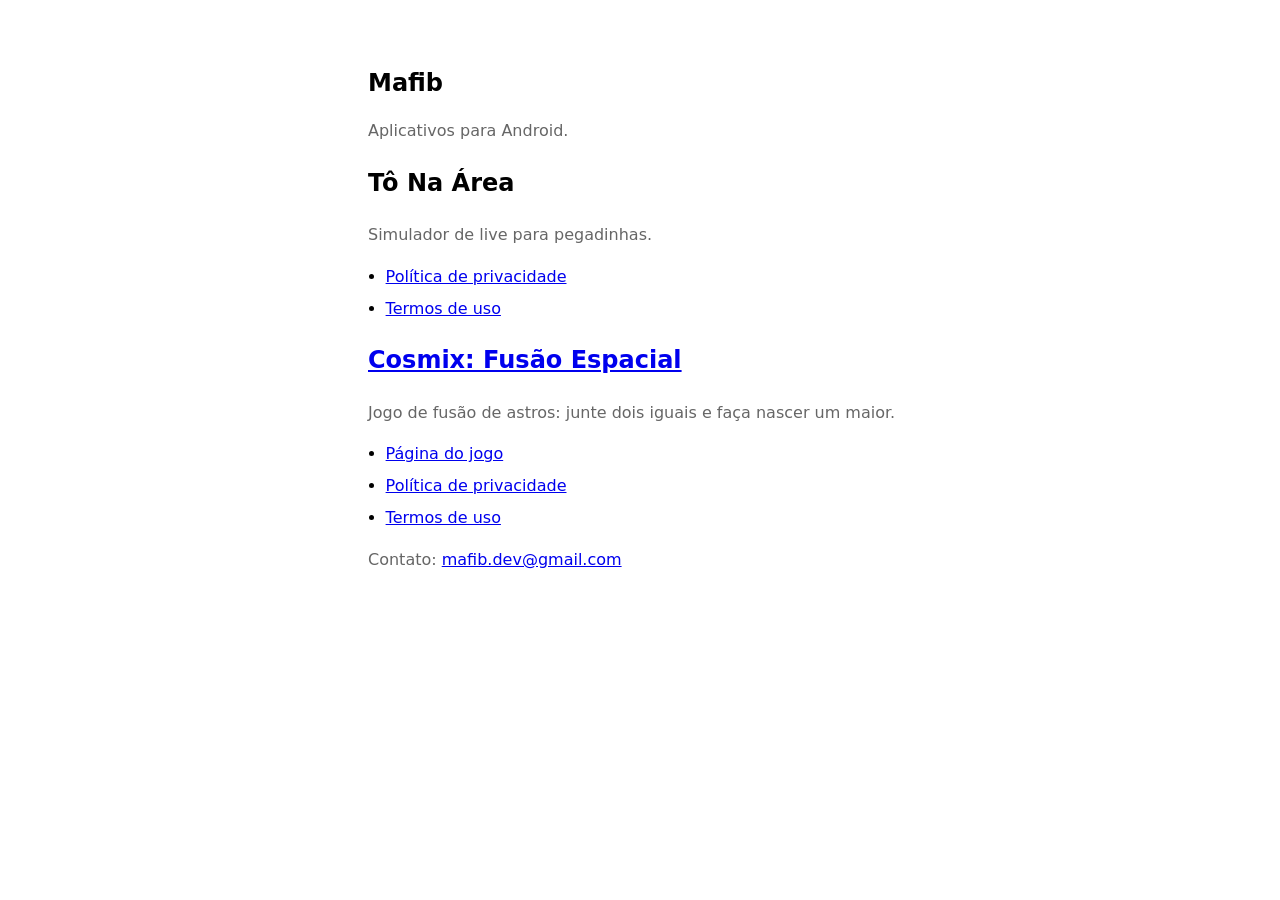
<file: index.html>
<!DOCTYPE html>
<html lang="pt-BR">
<head>
<meta charset="utf-8">
<meta name="viewport" content="width=device-width, initial-scale=1">
<title>Mafib</title>
<style>
  :root { color-scheme: light dark; }
  body {
    margin: 0 auto;
    padding: 48px 20px;
    max-width: 34rem;
    font: 16px/1.6 system-ui, -apple-system, "Segoe UI", Roboto, sans-serif;
  }
  h1 { font-size: 1.5rem; margin-bottom: .25rem; }
  p { color: #666; }
  ul { padding-left: 1.1rem; }
  li { margin: .4rem 0; }
</style>
</head>
<body>
<h1>Mafib</h1>
<p>Aplicativos para Android.</p>

<h2>Tô Na Área</h2>
<p>Simulador de live para pegadinhas.</p>
<ul>
  <li><a href="politica-de-privacidade.html">Política de privacidade</a></li>
  <li><a href="termos-de-uso.html">Termos de uso</a></li>
</ul>

<h2><a href="cosmix/">Cosmix: Fusão Espacial</a></h2>
<p>Jogo de fusão de astros: junte dois iguais e faça nascer um maior.</p>
<ul>
  <li><a href="cosmix/">Página do jogo</a></li>
  <li><a href="cosmix/politica-de-privacidade.html">Política de privacidade</a></li>
  <li><a href="cosmix/termos-de-uso.html">Termos de uso</a></li>
</ul>

<p>Contato: <a href="mailto:mafib.dev@gmail.com">mafib.dev@gmail.com</a></p>
</body>
</html>
</file>
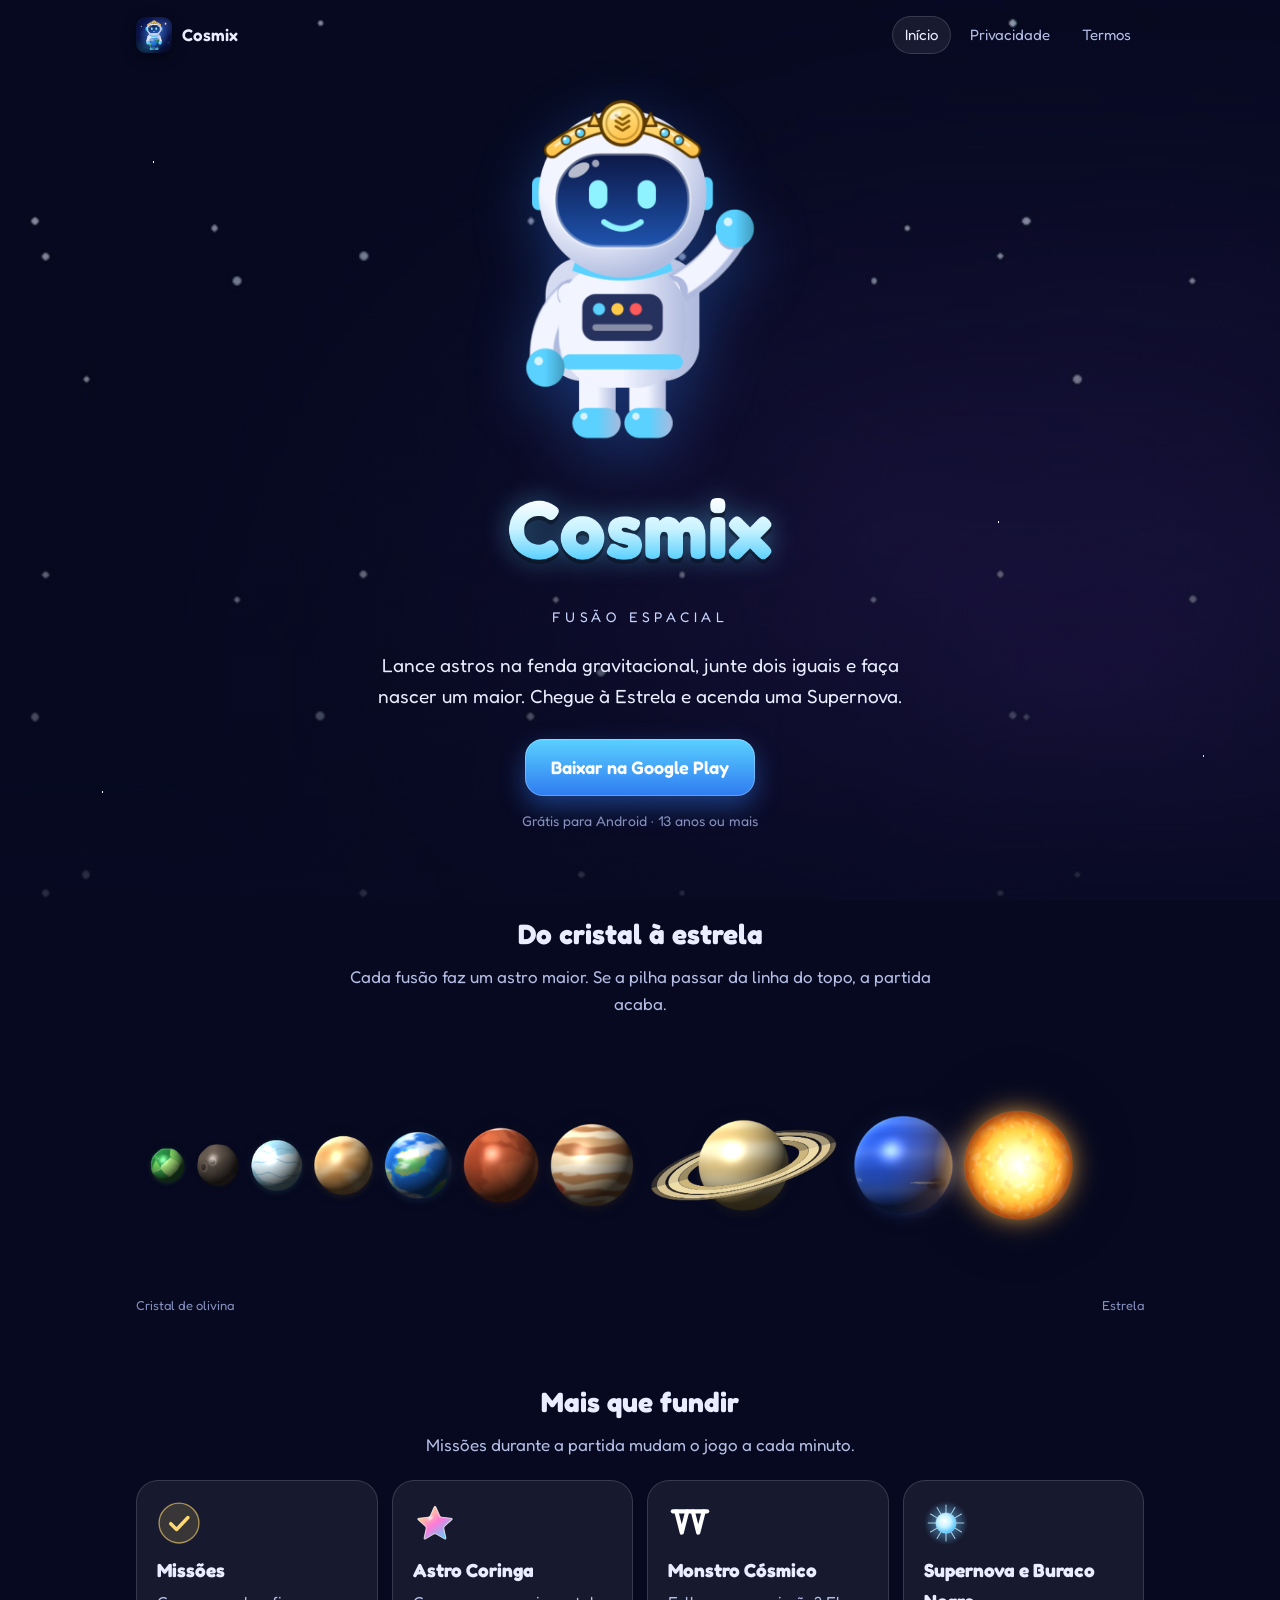
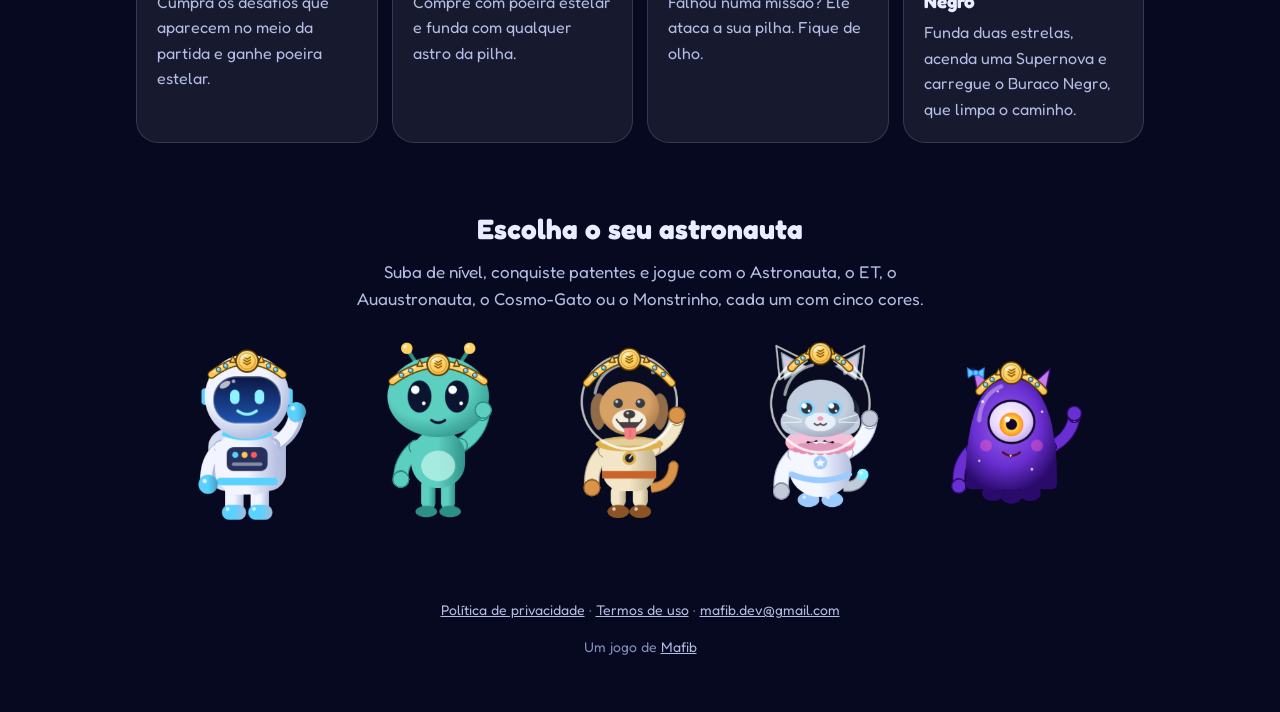
<file: cosmix/index.html>
<!DOCTYPE html>
<html lang="pt-BR">
<head>
<meta charset="utf-8">
<meta name="viewport" content="width=device-width, initial-scale=1">
<title>Cosmix: Fusão Espacial</title>
<meta name="description" content="Lance astros na fenda gravitacional, junte dois iguais e faça nascer um maior: do cristal à estrela. Jogo para Android.">
<meta name="theme-color" content="#060920">
<link rel="icon" href="img/icone.png">
<meta property="og:title" content="Cosmix: Fusão Espacial">
<meta property="og:description" content="Junte dois astros iguais e faça nascer um maior: do cristal à estrela.">
<meta property="og:image" content="https://mafib-dev.github.io/cosmix/img/icone.png">
<link rel="preconnect" href="https://fonts.googleapis.com">
<link rel="preconnect" href="https://fonts.gstatic.com" crossorigin>
<link href="https://fonts.googleapis.com/css2?family=Fredoka:wght@400;500;600;700&display=swap" rel="stylesheet">
<link rel="stylesheet" href="estilo.css">
</head>
<body>

<header class="topo">
  <a class="marca" href="index.html"><img src="img/icone.png" alt="">Cosmix</a>
  <nav>
    <a href="index.html" aria-current="page">Início</a>
    <a href="politica-de-privacidade.html">Privacidade</a>
    <a href="termos-de-uso.html">Termos</a>
  </nav>
</header>

<main>
  <section class="heroi">
    <img class="astronauta" src="img/astronauta.png" alt="O astronauta do Cosmix acenando" width="522" height="762">
    <img class="logo" src="img/logo.png" alt="Cosmix" width="1112" height="450">
    <p class="subtitulo">Fusão Espacial</p>
    <p class="chamada">Lance astros na fenda gravitacional, junte dois iguais e faça nascer um maior. Chegue à Estrela e acenda uma Supernova.</p>
    <div class="botoes">
      <a class="botao" href="https://play.google.com/store/apps/details?id=com.cosmix.fusaoespacial">Baixar na Google Play</a>
    </div>
    <p class="nota">Grátis para Android · 13 anos ou mais</p>
  </section>

  <section class="secao">
    <h2>Do cristal à estrela</h2>
    <p class="intro">Cada fusão faz um astro maior. Se a pilha passar da linha do topo, a partida acaba.</p>
    <img class="faixa-astros" src="img/astros.png" alt="Os astros do jogo, do menor ao maior: cristal de olivina, asteroide, cometa, Vênus, Terra, Marte, Júpiter, Saturno, Netuno e Estrela" width="1400" height="350" loading="lazy">
    <div class="legenda-astros"><span>Cristal de olivina</span><span>Estrela</span></div>
  </section>

  <section class="secao">
    <h2>Mais que fundir</h2>
    <p class="intro">Missões durante a partida mudam o jogo a cada minuto.</p>
    <div class="cartoes">
      <div class="cartao">
        <img class="icone" src="img/missoes.svg" alt="">
        <h3>Missões</h3>
        <p>Cumpra os desafios que aparecem no meio da partida e ganhe poeira estelar.</p>
      </div>
      <div class="cartao">
        <img class="icone" src="img/estrela_coringa.svg" alt="">
        <h3>Astro Coringa</h3>
        <p>Compre com poeira estelar e funda com qualquer astro da pilha.</p>
      </div>
      <div class="cartao">
        <img class="icone" src="img/presas.svg" alt="">
        <h3>Monstro Cósmico</h3>
        <p>Falhou numa missão? Ele ataca a sua pilha. Fique de olho.</p>
      </div>
      <div class="cartao">
        <img class="icone" src="img/supernova_mini.svg" alt="">
        <h3>Supernova e Buraco Negro</h3>
        <p>Funda duas estrelas, acenda uma Supernova e carregue o Buraco Negro, que limpa o caminho.</p>
      </div>
    </div>
  </section>

  <section class="secao">
    <h2>Escolha o seu astronauta</h2>
    <p class="intro">Suba de nível, conquiste patentes e jogue com o Astronauta, o ET, o Auaustronauta, o Cosmo-Gato ou o Monstrinho, cada um com cinco cores.</p>
    <img class="personagens" src="img/personagens.png" alt="Os cinco personagens: Astronauta, ET, Auaustronauta, Cosmo-Gato e Monstrinho" width="1413" height="306" loading="lazy">
  </section>
</main>

<footer class="rodape">
  <p><a href="politica-de-privacidade.html">Política de privacidade</a> · <a href="termos-de-uso.html">Termos de uso</a> · <a href="mailto:mafib.dev@gmail.com">mafib.dev@gmail.com</a></p>
  <p>Um jogo de <a href="../index.html">Mafib</a></p>
</footer>

</body>
</html>
</file>
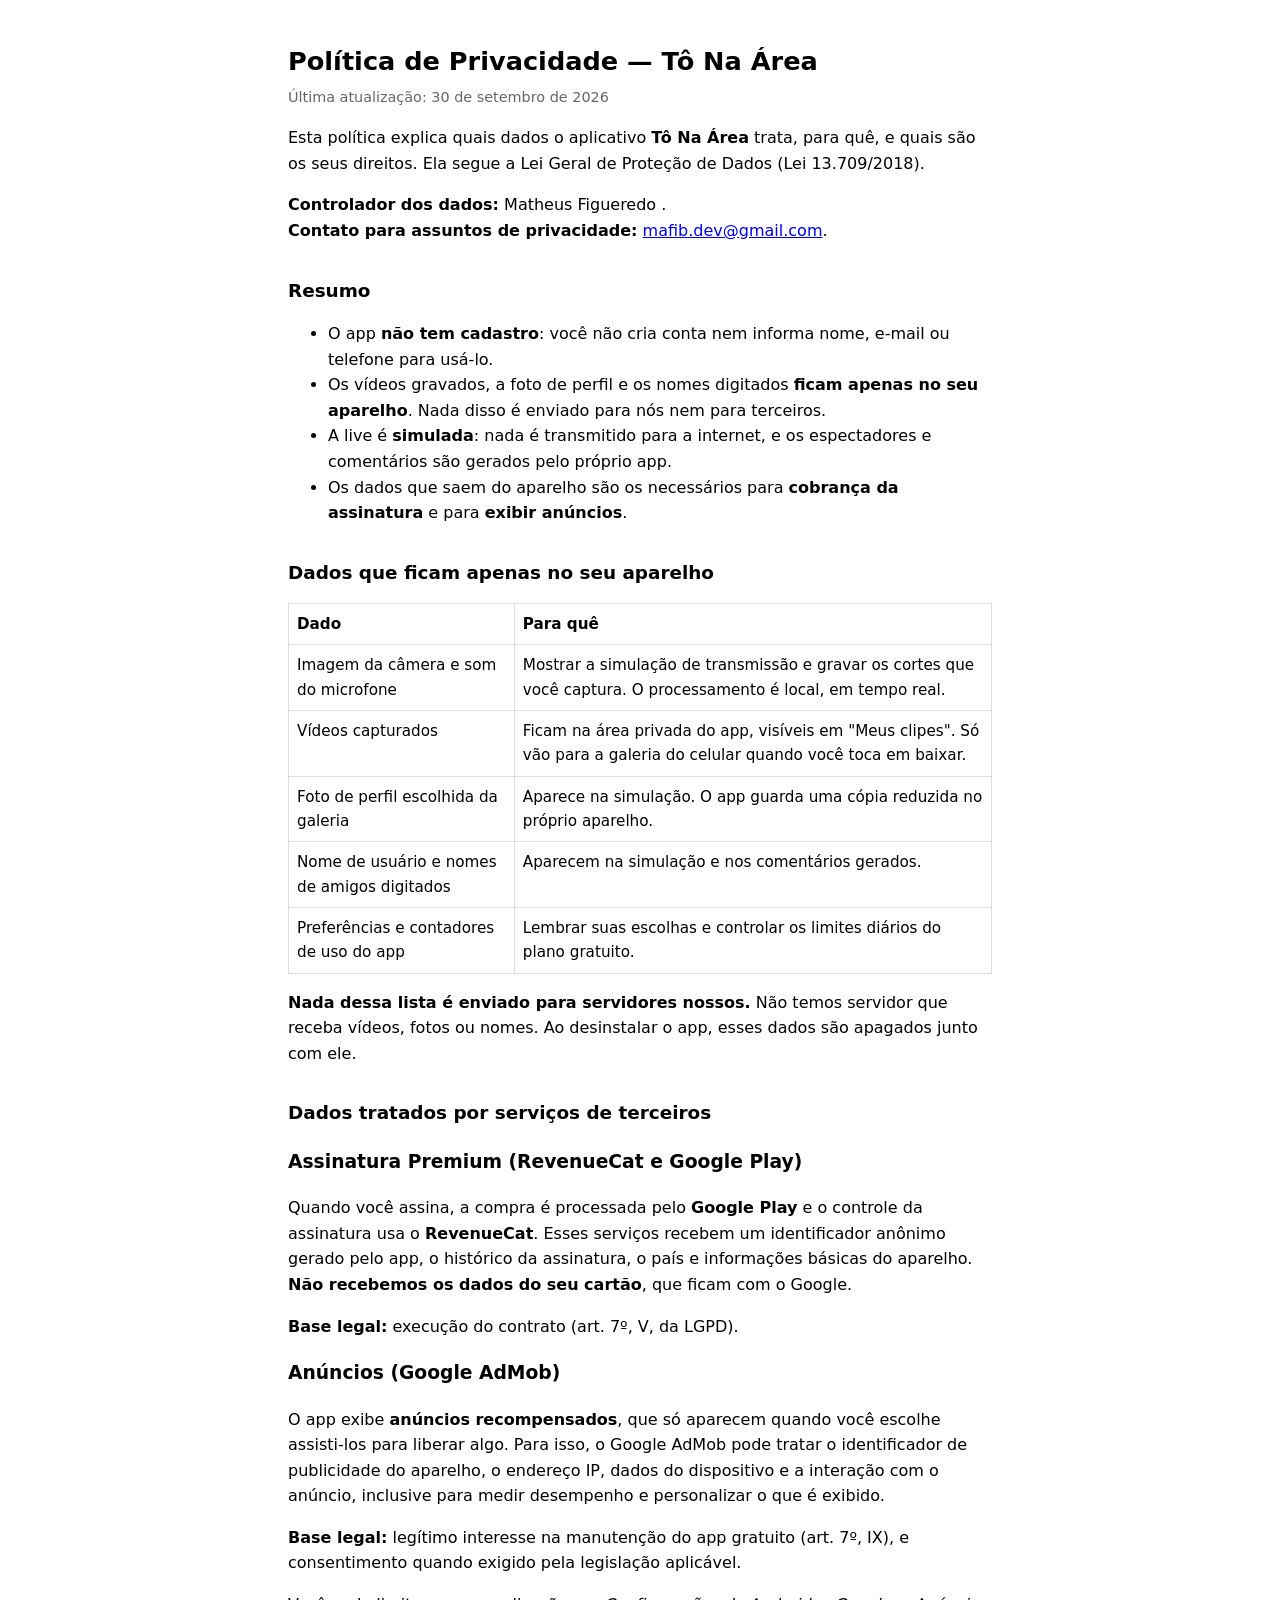
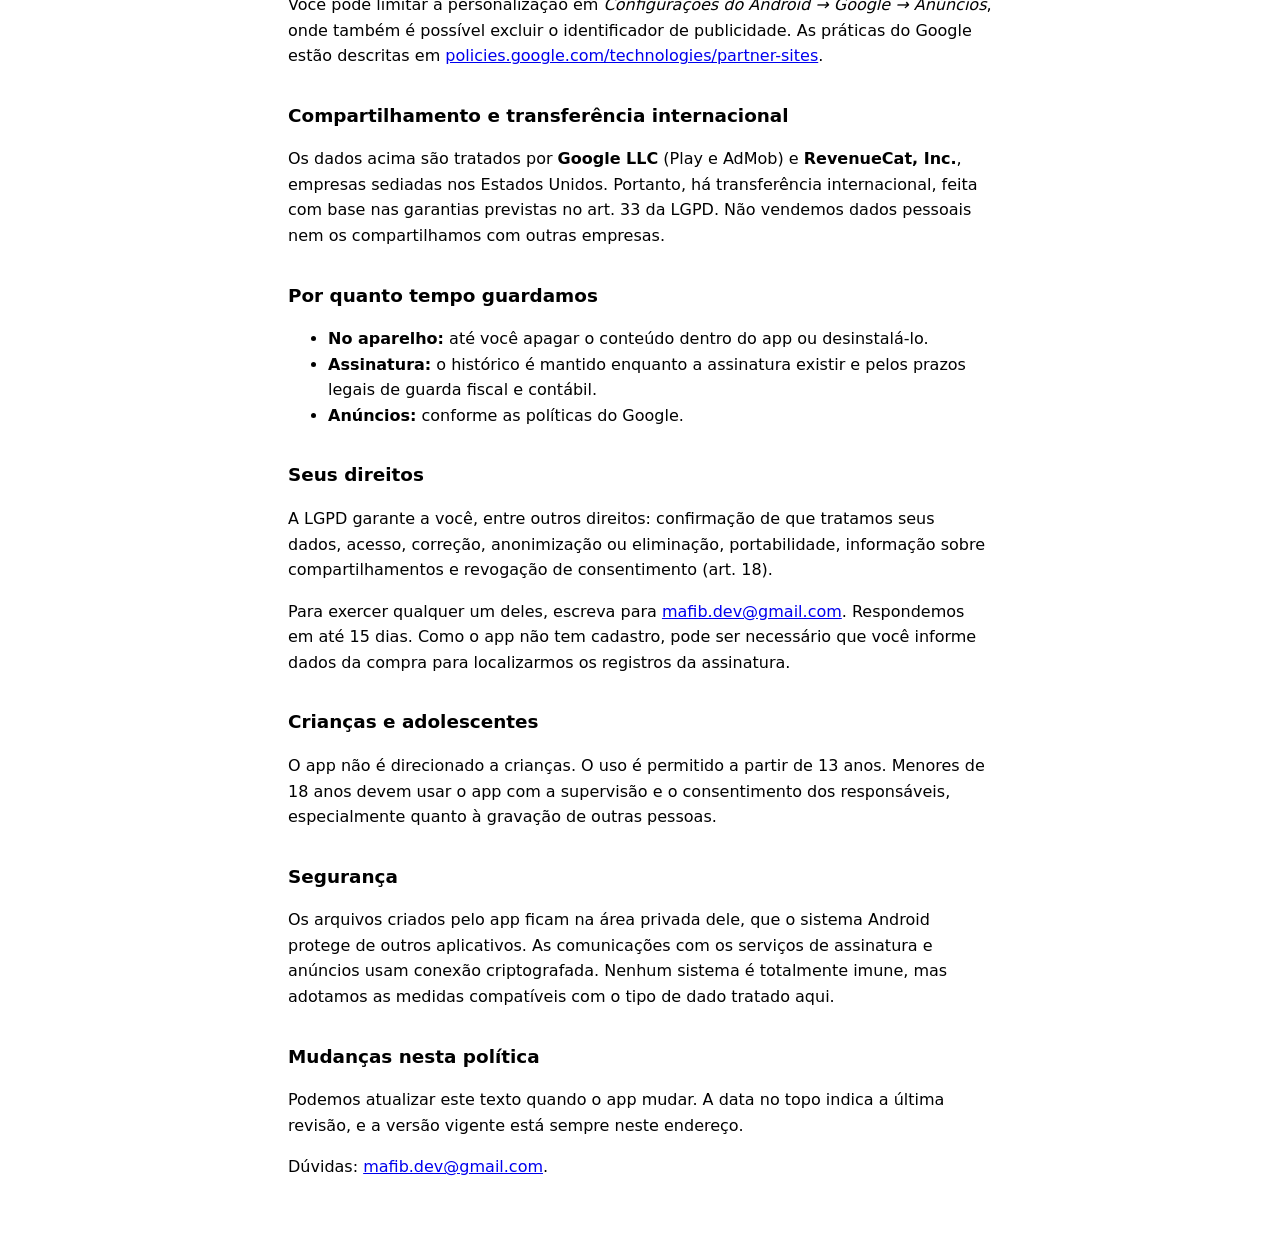
<file: politica-de-privacidade.html>
<!DOCTYPE html>
<html lang="pt-BR">
<head>
<meta charset="utf-8">
<meta name="viewport" content="width=device-width, initial-scale=1">
<title>Política de Privacidade — Tô Na Área</title>
<style>
  :root { color-scheme: light dark; }
  body {
    margin: 0 auto;
    padding: 24px 20px 64px;
    max-width: 44rem;
    font: 16px/1.6 system-ui, -apple-system, "Segoe UI", Roboto, sans-serif;
  }
  h1 { font-size: 1.6rem; margin-bottom: .25rem; }
  h2 { font-size: 1.15rem; margin-top: 2rem; }
  .atualizado { color: #666; font-size: .9rem; margin-top: 0; }
  table { border-collapse: collapse; width: 100%; margin: 1rem 0; }
  th, td { border: 1px solid #8884; padding: 8px; text-align: left; vertical-align: top; font-size: .95rem; }
  code { background: #8881; padding: 1px 4px; border-radius: 4px; }
</style>
</head>
<body>

<h1>Política de Privacidade — Tô Na Área</h1>
<p class="atualizado">Última atualização: 30 de setembro de 2026</p>

<p>
  Esta política explica quais dados o aplicativo <strong>Tô Na Área</strong>
  trata, para quê, e quais são os seus direitos. Ela segue a Lei Geral de
  Proteção de Dados (Lei 13.709/2018).
</p>

<p>
  <strong>Controlador dos dados:</strong> Matheus Figueredo
  .<br>
  <strong>Contato para assuntos de privacidade:</strong>
  <a href="mailto:mafib.dev@gmail.com">mafib.dev@gmail.com</a>.
</p>

<h2>Resumo</h2>
<ul>
  <li>O app <strong>não tem cadastro</strong>: você não cria conta nem informa nome, e-mail ou telefone para usá-lo.</li>
  <li>Os vídeos gravados, a foto de perfil e os nomes digitados <strong>ficam apenas no seu aparelho</strong>. Nada disso é enviado para nós nem para terceiros.</li>
  <li>A live é <strong>simulada</strong>: nada é transmitido para a internet, e os espectadores e comentários são gerados pelo próprio app.</li>
  <li>Os dados que saem do aparelho são os necessários para <strong>cobrança da assinatura</strong> e para <strong>exibir anúncios</strong>.</li>
</ul>

<h2>Dados que ficam apenas no seu aparelho</h2>

<table>
  <tr><th>Dado</th><th>Para quê</th></tr>
  <tr>
    <td>Imagem da câmera e som do microfone</td>
    <td>Mostrar a simulação de transmissão e gravar os cortes que você captura. O processamento é local, em tempo real.</td>
  </tr>
  <tr>
    <td>Vídeos capturados</td>
    <td>Ficam na área privada do app, visíveis em "Meus clipes". Só vão para a galeria do celular quando você toca em baixar.</td>
  </tr>
  <tr>
    <td>Foto de perfil escolhida da galeria</td>
    <td>Aparece na simulação. O app guarda uma cópia reduzida no próprio aparelho.</td>
  </tr>
  <tr>
    <td>Nome de usuário e nomes de amigos digitados</td>
    <td>Aparecem na simulação e nos comentários gerados.</td>
  </tr>
  <tr>
    <td>Preferências e contadores de uso do app</td>
    <td>Lembrar suas escolhas e controlar os limites diários do plano gratuito.</td>
  </tr>
</table>

<p>
  <strong>Nada dessa lista é enviado para servidores nossos.</strong> Não temos
  servidor que receba vídeos, fotos ou nomes. Ao desinstalar o app, esses dados
  são apagados junto com ele.
</p>

<h2>Dados tratados por serviços de terceiros</h2>

<h3>Assinatura Premium (RevenueCat e Google Play)</h3>
<p>
  Quando você assina, a compra é processada pelo <strong>Google Play</strong> e
  o controle da assinatura usa o <strong>RevenueCat</strong>. Esses serviços
  recebem um identificador anônimo gerado pelo app, o histórico da assinatura,
  o país e informações básicas do aparelho. <strong>Não recebemos os dados do
  seu cartão</strong>, que ficam com o Google.
</p>
<p>
  <strong>Base legal:</strong> execução do contrato (art. 7º, V, da LGPD).
</p>

<h3>Anúncios (Google AdMob)</h3>
<p>
  O app exibe <strong>anúncios recompensados</strong>, que só aparecem quando
  você escolhe assisti-los para liberar algo. Para isso, o Google AdMob pode
  tratar o identificador de publicidade do aparelho, o endereço IP, dados do
  dispositivo e a interação com o anúncio, inclusive para medir desempenho e
  personalizar o que é exibido.
</p>
<p>
  <strong>Base legal:</strong> legítimo interesse na manutenção do app gratuito
  (art. 7º, IX), e consentimento quando exigido pela legislação aplicável.
</p>
<p>
  Você pode limitar a personalização em
  <em>Configurações do Android → Google → Anúncios</em>, onde também é possível
  excluir o identificador de publicidade. As práticas do Google estão descritas
  em <a href="https://policies.google.com/technologies/partner-sites">policies.google.com/technologies/partner-sites</a>.
</p>

<h2>Compartilhamento e transferência internacional</h2>
<p>
  Os dados acima são tratados por <strong>Google LLC</strong> (Play e AdMob) e
  <strong>RevenueCat, Inc.</strong>, empresas sediadas nos Estados Unidos.
  Portanto, há transferência internacional, feita com base nas garantias
  previstas no art. 33 da LGPD. Não vendemos dados pessoais nem os
  compartilhamos com outras empresas.
</p>

<h2>Por quanto tempo guardamos</h2>
<ul>
  <li><strong>No aparelho:</strong> até você apagar o conteúdo dentro do app ou desinstalá-lo.</li>
  <li><strong>Assinatura:</strong> o histórico é mantido enquanto a assinatura existir e pelos prazos legais de guarda fiscal e contábil.</li>
  <li><strong>Anúncios:</strong> conforme as políticas do Google.</li>
</ul>

<h2>Seus direitos</h2>
<p>
  A LGPD garante a você, entre outros direitos: confirmação de que tratamos
  seus dados, acesso, correção, anonimização ou eliminação, portabilidade,
  informação sobre compartilhamentos e revogação de consentimento (art. 18).
</p>
<p>
  Para exercer qualquer um deles, escreva para
  <a href="mailto:mafib.dev@gmail.com">mafib.dev@gmail.com</a>. Respondemos em
  até 15 dias. Como o app não tem cadastro, pode ser necessário que você
  informe dados da compra para localizarmos os registros da assinatura.
</p>

<h2>Crianças e adolescentes</h2>
<p>
  O app não é direcionado a crianças. O uso é permitido a partir de
  13 anos. Menores de 18 anos devem usar o app com a supervisão e
  o consentimento dos responsáveis, especialmente quanto à gravação de outras
  pessoas.
</p>

<h2>Segurança</h2>
<p>
  Os arquivos criados pelo app ficam na área privada dele, que o sistema
  Android protege de outros aplicativos. As comunicações com os serviços de
  assinatura e anúncios usam conexão criptografada. Nenhum sistema é
  totalmente imune, mas adotamos as medidas compatíveis com o tipo de dado
  tratado aqui.
</p>

<h2>Mudanças nesta política</h2>
<p>
  Podemos atualizar este texto quando o app mudar. A data no topo indica a
  última revisão, e a versão vigente está sempre neste endereço.
</p>

<p>
  Dúvidas: <a href="mailto:mafib.dev@gmail.com">mafib.dev@gmail.com</a>.
</p>

</body>
</html>
</file>
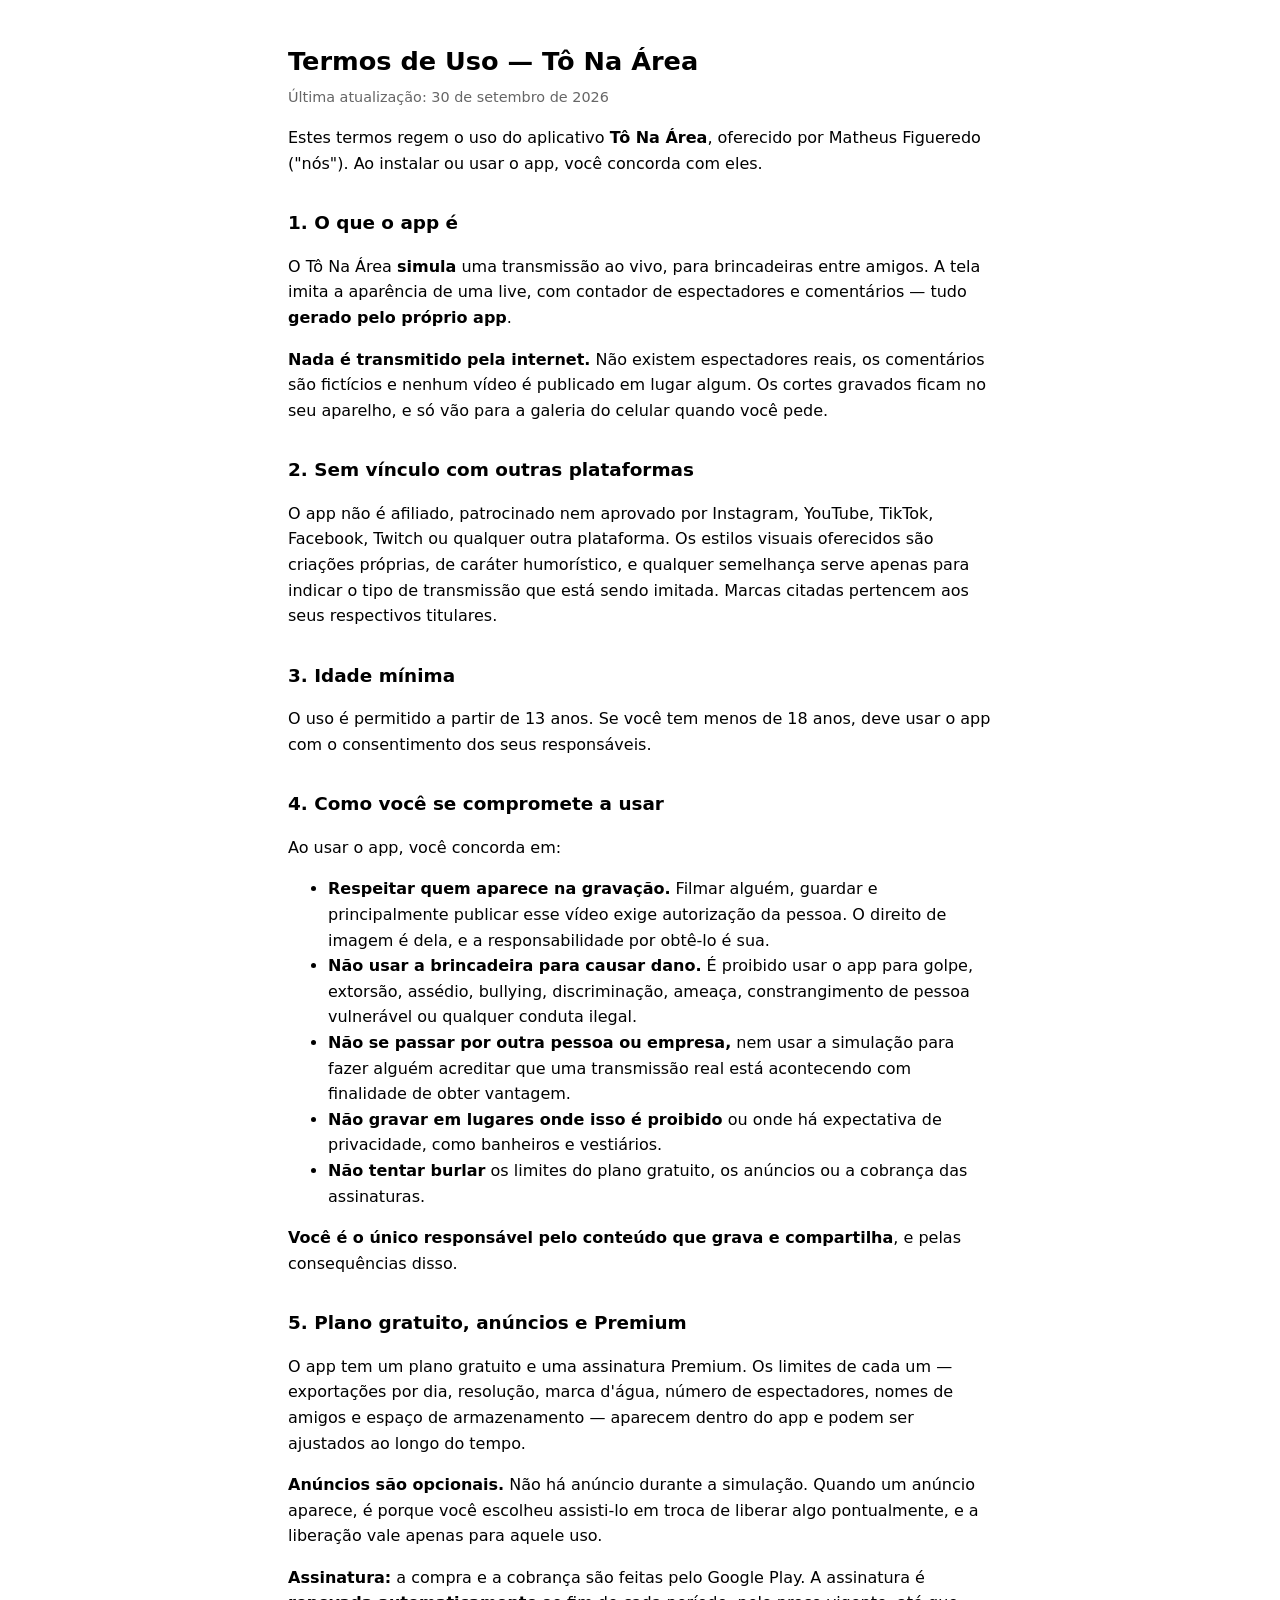
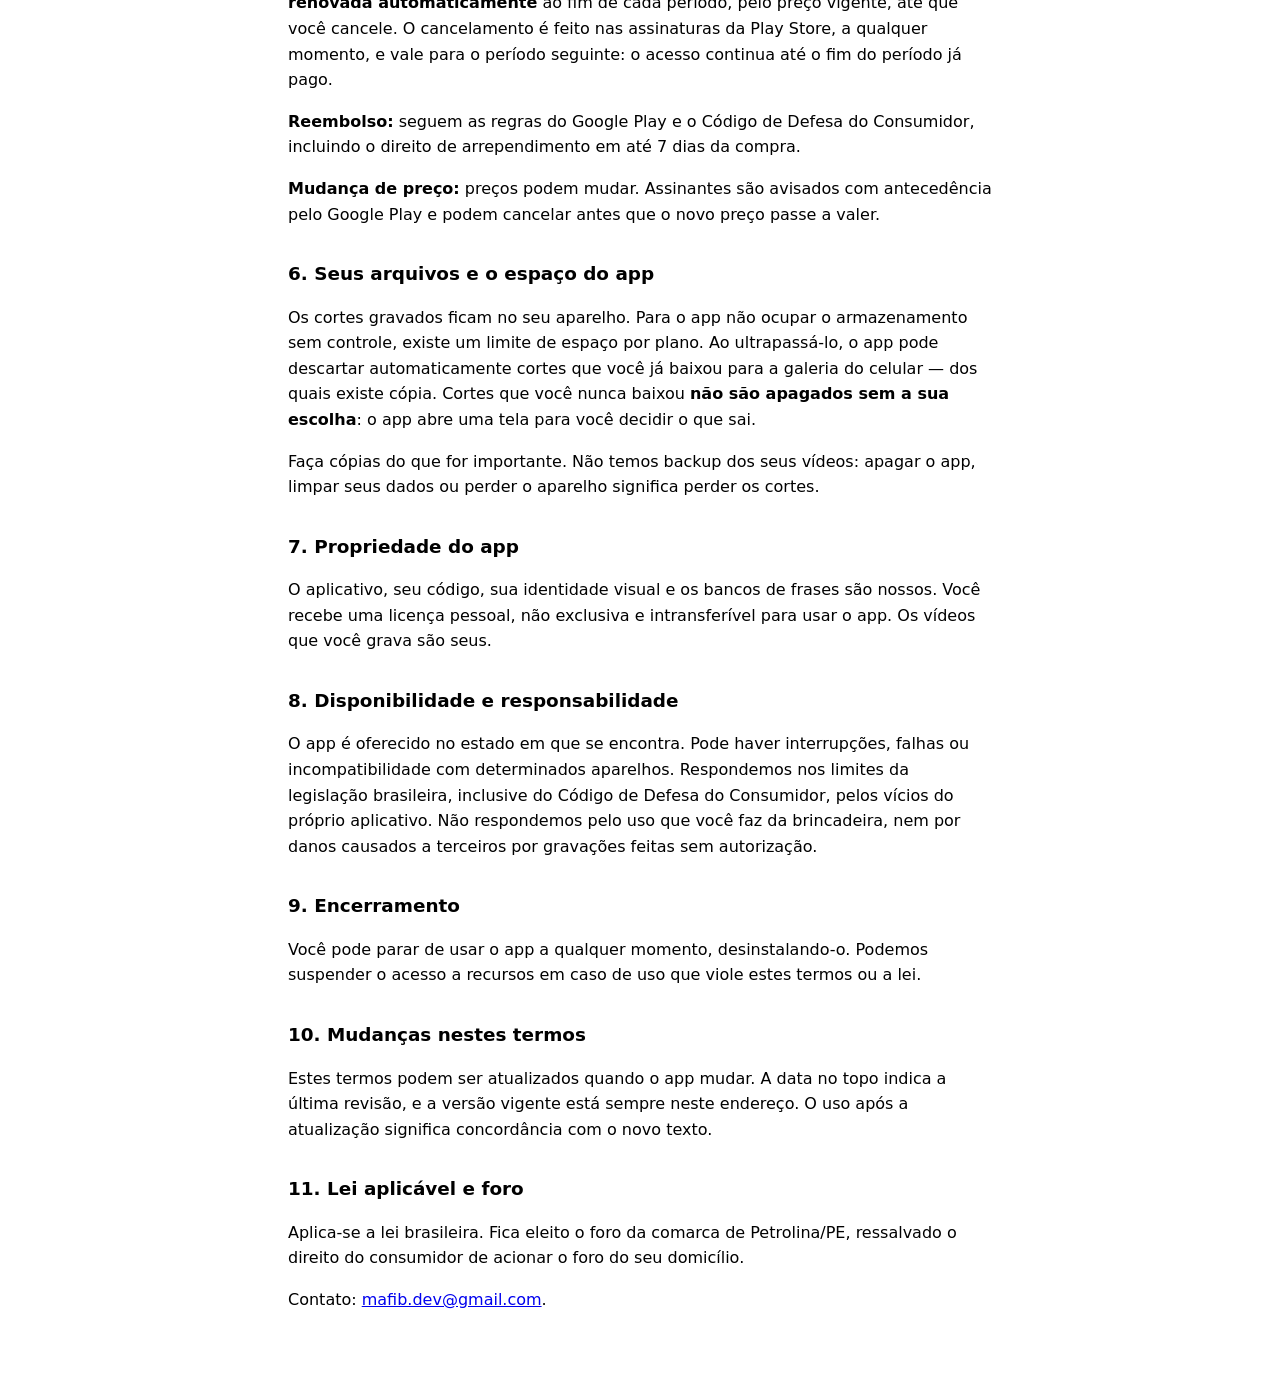
<file: termos-de-uso.html>
<!DOCTYPE html>
<html lang="pt-BR">
<head>
<meta charset="utf-8">
<meta name="viewport" content="width=device-width, initial-scale=1">
<title>Termos de Uso — Tô Na Área</title>
<style>
  :root { color-scheme: light dark; }
  body {
    margin: 0 auto;
    padding: 24px 20px 64px;
    max-width: 44rem;
    font: 16px/1.6 system-ui, -apple-system, "Segoe UI", Roboto, sans-serif;
  }
  h1 { font-size: 1.6rem; margin-bottom: .25rem; }
  h2 { font-size: 1.15rem; margin-top: 2rem; }
  .atualizado { color: #666; font-size: .9rem; margin-top: 0; }
</style>
</head>
<body>

<h1>Termos de Uso — Tô Na Área</h1>
<p class="atualizado">Última atualização: 30 de setembro de 2026</p>

<p>
  Estes termos regem o uso do aplicativo <strong>Tô Na Área</strong>,
  oferecido por Matheus Figueredo
  ("nós"). Ao instalar ou usar o app, você concorda com eles.
</p>

<h2>1. O que o app é</h2>
<p>
  O Tô Na Área <strong>simula</strong> uma transmissão ao vivo, para
  brincadeiras entre amigos. A tela imita a aparência de uma live, com
  contador de espectadores e comentários — tudo <strong>gerado pelo próprio
  app</strong>.
</p>
<p>
  <strong>Nada é transmitido pela internet.</strong> Não existem espectadores
  reais, os comentários são fictícios e nenhum vídeo é publicado em lugar
  algum. Os cortes gravados ficam no seu aparelho, e só vão para a galeria do
  celular quando você pede.
</p>

<h2>2. Sem vínculo com outras plataformas</h2>
<p>
  O app não é afiliado, patrocinado nem aprovado por Instagram, YouTube,
  TikTok, Facebook, Twitch ou qualquer outra plataforma. Os estilos visuais
  oferecidos são criações próprias, de caráter humorístico, e qualquer
  semelhança serve apenas para indicar o tipo de transmissão que está sendo
  imitada. Marcas citadas pertencem aos seus respectivos titulares.
</p>

<h2>3. Idade mínima</h2>
<p>
  O uso é permitido a partir de 13 anos. Se você tem menos de 18
  anos, deve usar o app com o consentimento dos seus responsáveis.
</p>

<h2>4. Como você se compromete a usar</h2>
<p>Ao usar o app, você concorda em:</p>
<ul>
  <li>
    <strong>Respeitar quem aparece na gravação.</strong> Filmar alguém, guardar
    e principalmente publicar esse vídeo exige autorização da pessoa. O direito
    de imagem é dela, e a responsabilidade por obtê-lo é sua.
  </li>
  <li>
    <strong>Não usar a brincadeira para causar dano.</strong> É proibido usar o
    app para golpe, extorsão, assédio, bullying, discriminação, ameaça,
    constrangimento de pessoa vulnerável ou qualquer conduta ilegal.
  </li>
  <li>
    <strong>Não se passar por outra pessoa ou empresa,</strong> nem usar a
    simulação para fazer alguém acreditar que uma transmissão real está
    acontecendo com finalidade de obter vantagem.
  </li>
  <li>
    <strong>Não gravar em lugares onde isso é proibido</strong> ou onde há
    expectativa de privacidade, como banheiros e vestiários.
  </li>
  <li>
    <strong>Não tentar burlar</strong> os limites do plano gratuito, os
    anúncios ou a cobrança das assinaturas.
  </li>
</ul>
<p>
  <strong>Você é o único responsável pelo conteúdo que grava e compartilha</strong>,
  e pelas consequências disso.
</p>

<h2>5. Plano gratuito, anúncios e Premium</h2>
<p>
  O app tem um plano gratuito e uma assinatura Premium. Os limites de cada um
  — exportações por dia, resolução, marca d'água, número de espectadores,
  nomes de amigos e espaço de armazenamento — aparecem dentro do app e podem
  ser ajustados ao longo do tempo.
</p>
<p>
  <strong>Anúncios são opcionais.</strong> Não há anúncio durante a simulação.
  Quando um anúncio aparece, é porque você escolheu assisti-lo em troca de
  liberar algo pontualmente, e a liberação vale apenas para aquele uso.
</p>
<p>
  <strong>Assinatura:</strong> a compra e a cobrança são feitas pelo Google
  Play. A assinatura é <strong>renovada automaticamente</strong> ao fim de cada
  período, pelo preço vigente, até que você cancele. O cancelamento é feito nas
  assinaturas da Play Store, a qualquer momento, e vale para o período
  seguinte: o acesso continua até o fim do período já pago.
</p>
<p>
  <strong>Reembolso:</strong> seguem as regras do Google Play e o Código de
  Defesa do Consumidor, incluindo o direito de arrependimento em até 7 dias da
  compra.
</p>
<p>
  <strong>Mudança de preço:</strong> preços podem mudar. Assinantes são
  avisados com antecedência pelo Google Play e podem cancelar antes que o novo
  preço passe a valer.
</p>

<h2>6. Seus arquivos e o espaço do app</h2>
<p>
  Os cortes gravados ficam no seu aparelho. Para o app não ocupar o
  armazenamento sem controle, existe um limite de espaço por plano. Ao
  ultrapassá-lo, o app pode descartar automaticamente cortes que você já
  baixou para a galeria do celular — dos quais existe cópia. Cortes que você
  nunca baixou <strong>não são apagados sem a sua escolha</strong>: o app abre
  uma tela para você decidir o que sai.
</p>
<p>
  Faça cópias do que for importante. Não temos backup dos seus vídeos: apagar o
  app, limpar seus dados ou perder o aparelho significa perder os cortes.
</p>

<h2>7. Propriedade do app</h2>
<p>
  O aplicativo, seu código, sua identidade visual e os bancos de frases são
  nossos. Você recebe uma licença pessoal, não exclusiva e intransferível para
  usar o app. Os vídeos que você grava são seus.
</p>

<h2>8. Disponibilidade e responsabilidade</h2>
<p>
  O app é oferecido no estado em que se encontra. Pode haver interrupções,
  falhas ou incompatibilidade com determinados aparelhos. Respondemos nos
  limites da legislação brasileira, inclusive do Código de Defesa do
  Consumidor, pelos vícios do próprio aplicativo. Não respondemos pelo uso que
  você faz da brincadeira, nem por danos causados a terceiros por gravações
  feitas sem autorização.
</p>

<h2>9. Encerramento</h2>
<p>
  Você pode parar de usar o app a qualquer momento, desinstalando-o. Podemos
  suspender o acesso a recursos em caso de uso que viole estes termos ou a lei.
</p>

<h2>10. Mudanças nestes termos</h2>
<p>
  Estes termos podem ser atualizados quando o app mudar. A data no topo indica
  a última revisão, e a versão vigente está sempre neste endereço. O uso após a
  atualização significa concordância com o novo texto.
</p>

<h2>11. Lei aplicável e foro</h2>
<p>
  Aplica-se a lei brasileira. Fica eleito o foro da comarca de
  Petrolina/PE, ressalvado o direito do consumidor de acionar o foro do seu
  domicílio.
</p>

<p>
  Contato: <a href="mailto:mafib.dev@gmail.com">mafib.dev@gmail.com</a>.
</p>

</body>
</html>
</file>
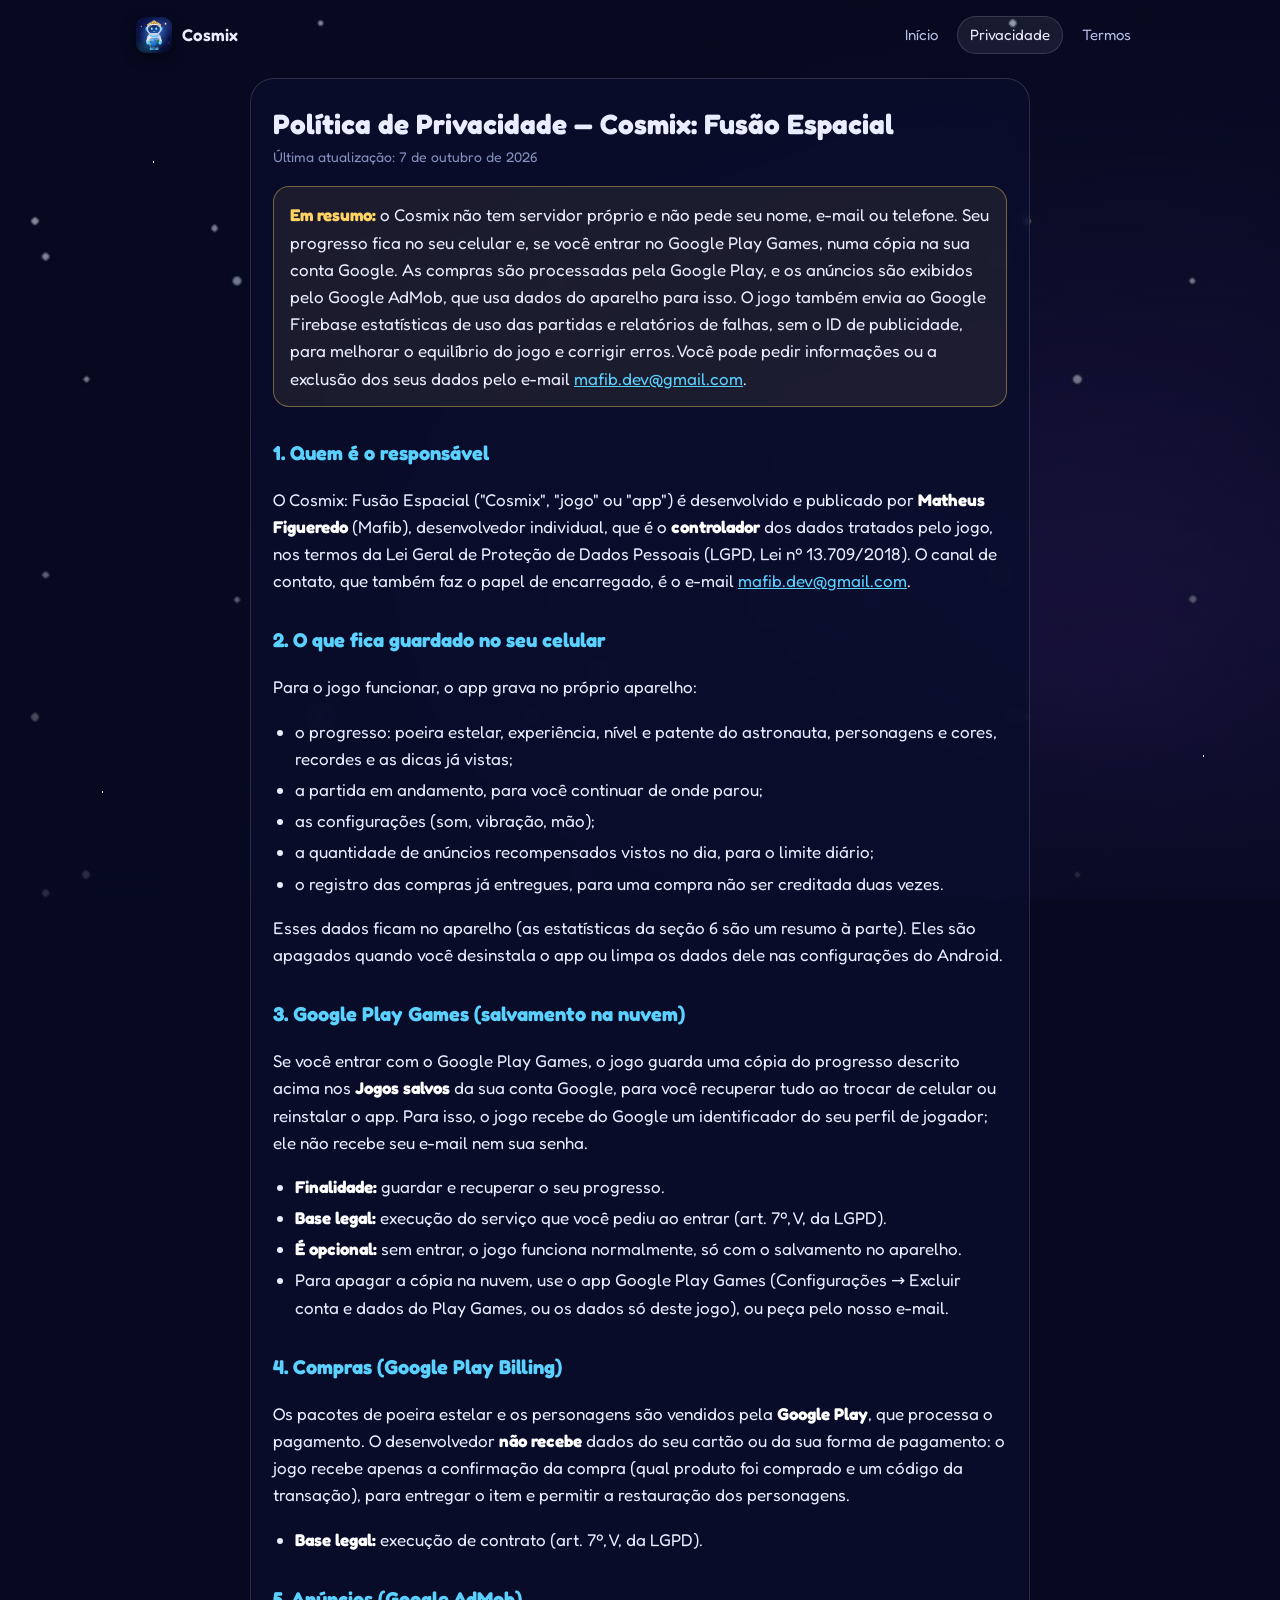
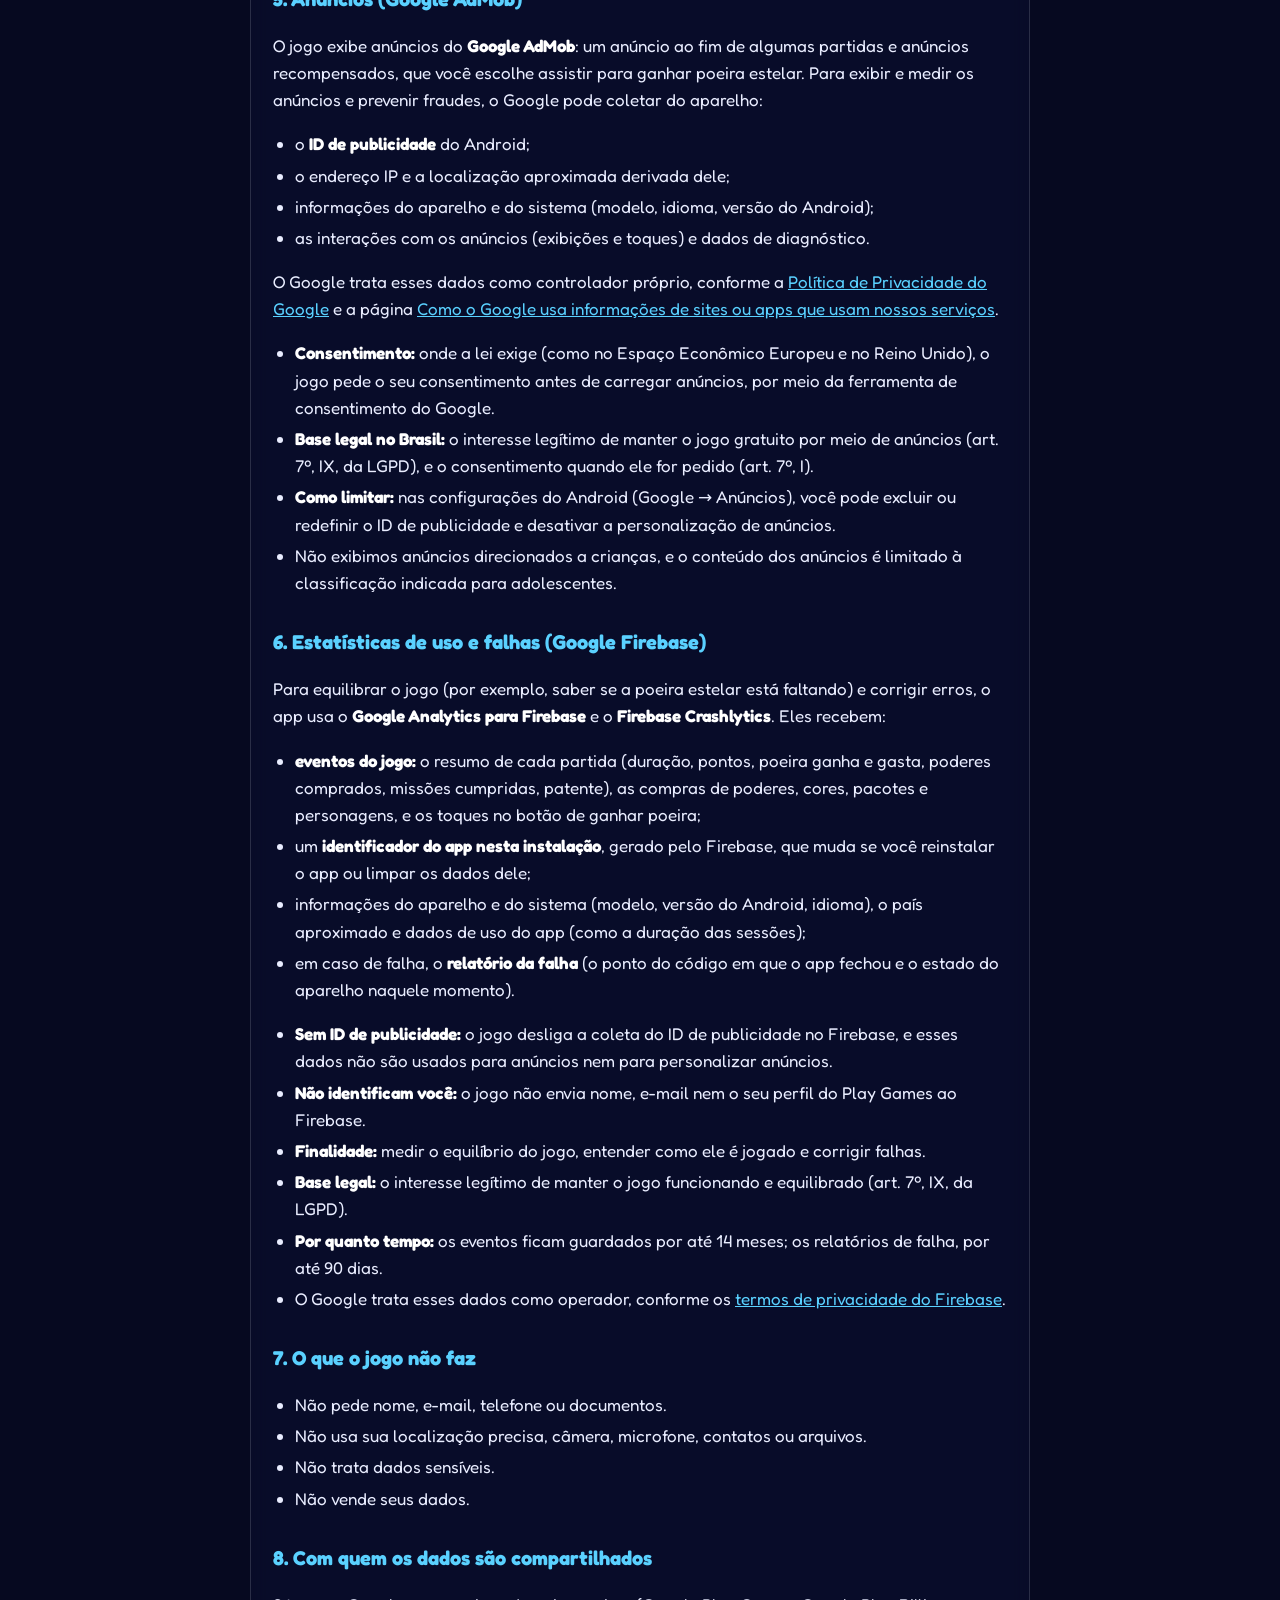
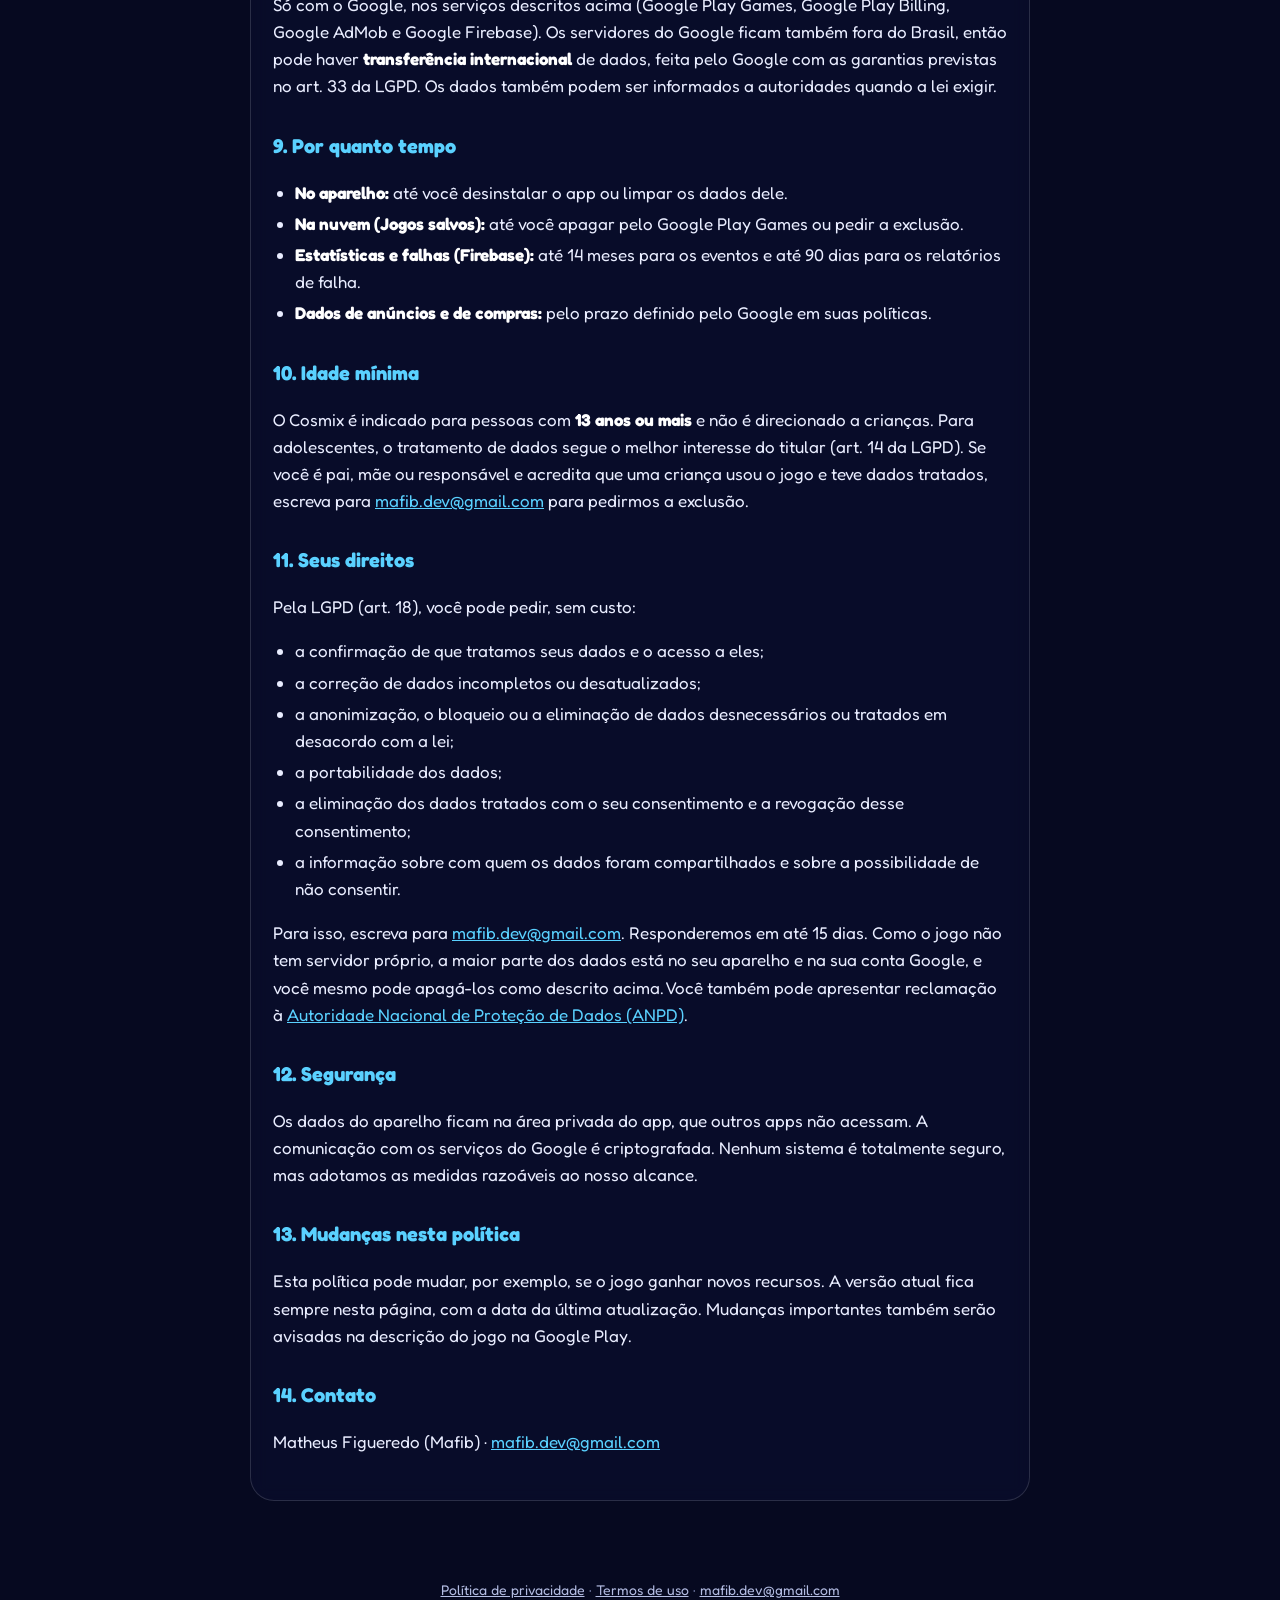
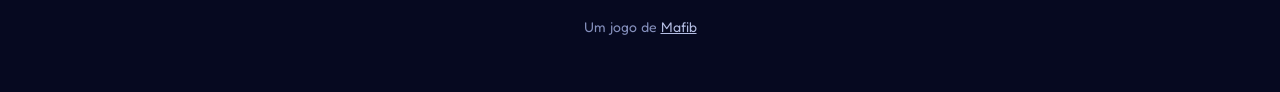
<file: cosmix/politica-de-privacidade.html>
<!DOCTYPE html>
<html lang="pt-BR">
<head>
<meta charset="utf-8">
<meta name="viewport" content="width=device-width, initial-scale=1">
<title>Política de Privacidade — Cosmix: Fusão Espacial</title>
<meta name="theme-color" content="#060920">
<link rel="icon" href="img/icone.png">
<link rel="preconnect" href="https://fonts.googleapis.com">
<link rel="preconnect" href="https://fonts.gstatic.com" crossorigin>
<link href="https://fonts.googleapis.com/css2?family=Fredoka:wght@400;500;600;700&display=swap" rel="stylesheet">
<link rel="stylesheet" href="estilo.css">
</head>
<body>
<header class="topo">
  <a class="marca" href="index.html"><img src="img/icone.png" alt="">Cosmix</a>
  <nav>
    <a href="index.html">Início</a>
    <a href="politica-de-privacidade.html" aria-current="page">Privacidade</a>
    <a href="termos-de-uso.html">Termos</a>
  </nav>
</header>

<main class="documento">
<h1>Política de Privacidade — Cosmix: Fusão Espacial</h1>
    <p class="atualizado">Última atualização: 7 de outubro de 2026</p>

    <p class="resumo">
      <strong>Em resumo:</strong> o Cosmix não tem servidor próprio e não pede seu nome, e-mail ou telefone.
      Seu progresso fica no seu celular e, se você entrar no Google Play Games, numa cópia na sua conta Google.
      As compras são processadas pela Google Play, e os anúncios são exibidos pelo Google AdMob, que usa
      dados do aparelho para isso. O jogo também envia ao Google Firebase estatísticas de uso das partidas e
      relatórios de falhas, sem o ID de publicidade, para melhorar o equilíbrio do jogo e corrigir erros. Você pode pedir informações ou a exclusão dos seus dados pelo e-mail
      <a href="mailto:mafib.dev@gmail.com">mafib.dev@gmail.com</a>.
    </p>

    <h2>1. Quem é o responsável</h2>
    <p>
      O Cosmix: Fusão Espacial ("Cosmix", "jogo" ou "app") é desenvolvido e publicado por
      <strong>Matheus Figueredo</strong> (Mafib), desenvolvedor individual, que é o <strong>controlador</strong> dos dados
      tratados pelo jogo, nos termos da Lei Geral de Proteção de Dados Pessoais (LGPD, Lei nº 13.709/2018).
      O canal de contato, que também faz o papel de encarregado, é o e-mail
      <a href="mailto:mafib.dev@gmail.com">mafib.dev@gmail.com</a>.
    </p>

    <h2>2. O que fica guardado no seu celular</h2>
    <p>Para o jogo funcionar, o app grava no próprio aparelho:</p>
    <ul>
      <li>o progresso: poeira estelar, experiência, nível e patente do astronauta, personagens e cores, recordes e as dicas já vistas;</li>
      <li>a partida em andamento, para você continuar de onde parou;</li>
      <li>as configurações (som, vibração, mão);</li>
      <li>a quantidade de anúncios recompensados vistos no dia, para o limite diário;</li>
      <li>o registro das compras já entregues, para uma compra não ser creditada duas vezes.</li>
    </ul>
    <p>
      Esses dados ficam no aparelho (as estatísticas da seção 6 são um resumo à parte). Eles são apagados quando você
      desinstala o app ou limpa os dados dele nas configurações do Android.
    </p>

    <h2>3. Google Play Games (salvamento na nuvem)</h2>
    <p>
      Se você entrar com o Google Play Games, o jogo guarda uma cópia do progresso descrito acima nos
      <strong>Jogos salvos</strong> da sua conta Google, para você recuperar tudo ao trocar de celular ou
      reinstalar o app. Para isso, o jogo recebe do Google um identificador do seu perfil de jogador; ele não
      recebe seu e-mail nem sua senha.
    </p>
    <ul>
      <li><strong>Finalidade:</strong> guardar e recuperar o seu progresso.</li>
      <li><strong>Base legal:</strong> execução do serviço que você pediu ao entrar (art. 7º, V, da LGPD).</li>
      <li><strong>É opcional:</strong> sem entrar, o jogo funciona normalmente, só com o salvamento no aparelho.</li>
      <li>Para apagar a cópia na nuvem, use o app Google Play Games (Configurações → Excluir conta e dados do Play Games, ou os dados só deste jogo), ou peça pelo nosso e-mail.</li>
    </ul>

    <h2>4. Compras (Google Play Billing)</h2>
    <p>
      Os pacotes de poeira estelar e os personagens são vendidos pela <strong>Google Play</strong>, que processa
      o pagamento. O desenvolvedor <strong>não recebe</strong> dados do seu cartão ou da sua forma de pagamento:
      o jogo recebe apenas a confirmação da compra (qual produto foi comprado e um código da transação), para
      entregar o item e permitir a restauração dos personagens.
    </p>
    <ul>
      <li><strong>Base legal:</strong> execução de contrato (art. 7º, V, da LGPD).</li>
    </ul>

    <h2>5. Anúncios (Google AdMob)</h2>
    <p>
      O jogo exibe anúncios do <strong>Google AdMob</strong>: um anúncio ao fim de algumas partidas e anúncios
      recompensados, que você escolhe assistir para ganhar poeira estelar. Para exibir e medir os anúncios e
      prevenir fraudes, o Google pode coletar do aparelho:
    </p>
    <ul>
      <li>o <strong>ID de publicidade</strong> do Android;</li>
      <li>o endereço IP e a localização aproximada derivada dele;</li>
      <li>informações do aparelho e do sistema (modelo, idioma, versão do Android);</li>
      <li>as interações com os anúncios (exibições e toques) e dados de diagnóstico.</li>
    </ul>
    <p>
      O Google trata esses dados como controlador próprio, conforme a
      <a href="https://policies.google.com/privacy?hl=pt-BR" target="_blank" rel="noopener">Política de Privacidade do Google</a>
      e a página
      <a href="https://policies.google.com/technologies/partner-sites?hl=pt-BR" target="_blank" rel="noopener">Como o Google usa informações de sites ou apps que usam nossos serviços</a>.
    </p>
    <ul>
      <li><strong>Consentimento:</strong> onde a lei exige (como no Espaço Econômico Europeu e no Reino Unido), o jogo pede o seu consentimento antes de carregar anúncios, por meio da ferramenta de consentimento do Google.</li>
      <li><strong>Base legal no Brasil:</strong> o interesse legítimo de manter o jogo gratuito por meio de anúncios (art. 7º, IX, da LGPD), e o consentimento quando ele for pedido (art. 7º, I).</li>
      <li><strong>Como limitar:</strong> nas configurações do Android (Google → Anúncios), você pode excluir ou redefinir o ID de publicidade e desativar a personalização de anúncios.</li>
      <li>Não exibimos anúncios direcionados a crianças, e o conteúdo dos anúncios é limitado à classificação indicada para adolescentes.</li>
    </ul>

    <h2>6. Estatísticas de uso e falhas (Google Firebase)</h2>
    <p>
      Para equilibrar o jogo (por exemplo, saber se a poeira estelar está faltando) e corrigir erros, o app usa o
      <strong>Google Analytics para Firebase</strong> e o <strong>Firebase Crashlytics</strong>. Eles recebem:
    </p>
    <ul>
      <li><strong>eventos do jogo:</strong> o resumo de cada partida (duração, pontos, poeira ganha e gasta, poderes comprados, missões cumpridas, patente), as compras de poderes, cores, pacotes e personagens, e os toques no botão de ganhar poeira;</li>
      <li>um <strong>identificador do app nesta instalação</strong>, gerado pelo Firebase, que muda se você reinstalar o app ou limpar os dados dele;</li>
      <li>informações do aparelho e do sistema (modelo, versão do Android, idioma), o país aproximado e dados de uso do app (como a duração das sessões);</li>
      <li>em caso de falha, o <strong>relatório da falha</strong> (o ponto do código em que o app fechou e o estado do aparelho naquele momento).</li>
    </ul>
    <ul>
      <li><strong>Sem ID de publicidade:</strong> o jogo desliga a coleta do ID de publicidade no Firebase, e esses dados não são usados para anúncios nem para personalizar anúncios.</li>
      <li><strong>Não identificam você:</strong> o jogo não envia nome, e-mail nem o seu perfil do Play Games ao Firebase.</li>
      <li><strong>Finalidade:</strong> medir o equilíbrio do jogo, entender como ele é jogado e corrigir falhas.</li>
      <li><strong>Base legal:</strong> o interesse legítimo de manter o jogo funcionando e equilibrado (art. 7º, IX, da LGPD).</li>
      <li><strong>Por quanto tempo:</strong> os eventos ficam guardados por até 14 meses; os relatórios de falha, por até 90 dias.</li>
      <li>O Google trata esses dados como operador, conforme os <a href="https://firebase.google.com/support/privacy?hl=pt-br" target="_blank" rel="noopener">termos de privacidade do Firebase</a>.</li>
    </ul>

    <h2>7. O que o jogo não faz</h2>
    <ul>
      <li>Não pede nome, e-mail, telefone ou documentos.</li>
      <li>Não usa sua localização precisa, câmera, microfone, contatos ou arquivos.</li>
      <li>Não trata dados sensíveis.</li>
      <li>Não vende seus dados.</li>
    </ul>

    <h2>8. Com quem os dados são compartilhados</h2>
    <p>
      Só com o Google, nos serviços descritos acima (Google Play Games, Google Play Billing, Google AdMob e Google Firebase).
      Os servidores do Google ficam também fora do Brasil, então pode haver <strong>transferência internacional</strong>
      de dados, feita pelo Google com as garantias previstas no art. 33 da LGPD. Os dados também podem ser
      informados a autoridades quando a lei exigir.
    </p>

    <h2>9. Por quanto tempo</h2>
    <ul>
      <li><strong>No aparelho:</strong> até você desinstalar o app ou limpar os dados dele.</li>
      <li><strong>Na nuvem (Jogos salvos):</strong> até você apagar pelo Google Play Games ou pedir a exclusão.</li>
      <li><strong>Estatísticas e falhas (Firebase):</strong> até 14 meses para os eventos e até 90 dias para os relatórios de falha.</li>
      <li><strong>Dados de anúncios e de compras:</strong> pelo prazo definido pelo Google em suas políticas.</li>
    </ul>

    <h2>10. Idade mínima</h2>
    <p>
      O Cosmix é indicado para pessoas com <strong>13 anos ou mais</strong> e não é direcionado a crianças.
      Para adolescentes, o tratamento de dados segue o melhor interesse do titular (art. 14 da LGPD).
      Se você é pai, mãe ou responsável e acredita que uma criança usou o jogo e teve dados tratados, escreva
      para <a href="mailto:mafib.dev@gmail.com">mafib.dev@gmail.com</a> para pedirmos a exclusão.
    </p>

    <h2>11. Seus direitos</h2>
    <p>Pela LGPD (art. 18), você pode pedir, sem custo:</p>
    <ul>
      <li>a confirmação de que tratamos seus dados e o acesso a eles;</li>
      <li>a correção de dados incompletos ou desatualizados;</li>
      <li>a anonimização, o bloqueio ou a eliminação de dados desnecessários ou tratados em desacordo com a lei;</li>
      <li>a portabilidade dos dados;</li>
      <li>a eliminação dos dados tratados com o seu consentimento e a revogação desse consentimento;</li>
      <li>a informação sobre com quem os dados foram compartilhados e sobre a possibilidade de não consentir.</li>
    </ul>
    <p>
      Para isso, escreva para <a href="mailto:mafib.dev@gmail.com">mafib.dev@gmail.com</a>. Responderemos em até
      15 dias. Como o jogo não tem servidor próprio, a maior parte dos dados está no seu aparelho e na sua conta
      Google, e você mesmo pode apagá-los como descrito acima. Você também pode apresentar reclamação à
      <a href="https://www.gov.br/anpd/pt-br" target="_blank" rel="noopener">Autoridade Nacional de Proteção de Dados (ANPD)</a>.
    </p>

    <h2>12. Segurança</h2>
    <p>
      Os dados do aparelho ficam na área privada do app, que outros apps não acessam. A comunicação com os
      serviços do Google é criptografada. Nenhum sistema é totalmente seguro, mas adotamos as medidas
      razoáveis ao nosso alcance.
    </p>

    <h2>13. Mudanças nesta política</h2>
    <p>
      Esta política pode mudar, por exemplo, se o jogo ganhar novos recursos. A versão atual fica sempre nesta
      página, com a data da última atualização. Mudanças importantes também serão avisadas na descrição do
      jogo na Google Play.
    </p>

    <h2>14. Contato</h2>
    <p>
      Matheus Figueredo (Mafib) · <a href="mailto:mafib.dev@gmail.com">mafib.dev@gmail.com</a>
    </p>
</main>

<footer class="rodape">
  <p><a href="politica-de-privacidade.html">Política de privacidade</a> · <a href="termos-de-uso.html">Termos de uso</a> · <a href="mailto:mafib.dev@gmail.com">mafib.dev@gmail.com</a></p>
  <p>Um jogo de <a href="../index.html">Mafib</a></p>
</footer>

</body>
</html>
</file>
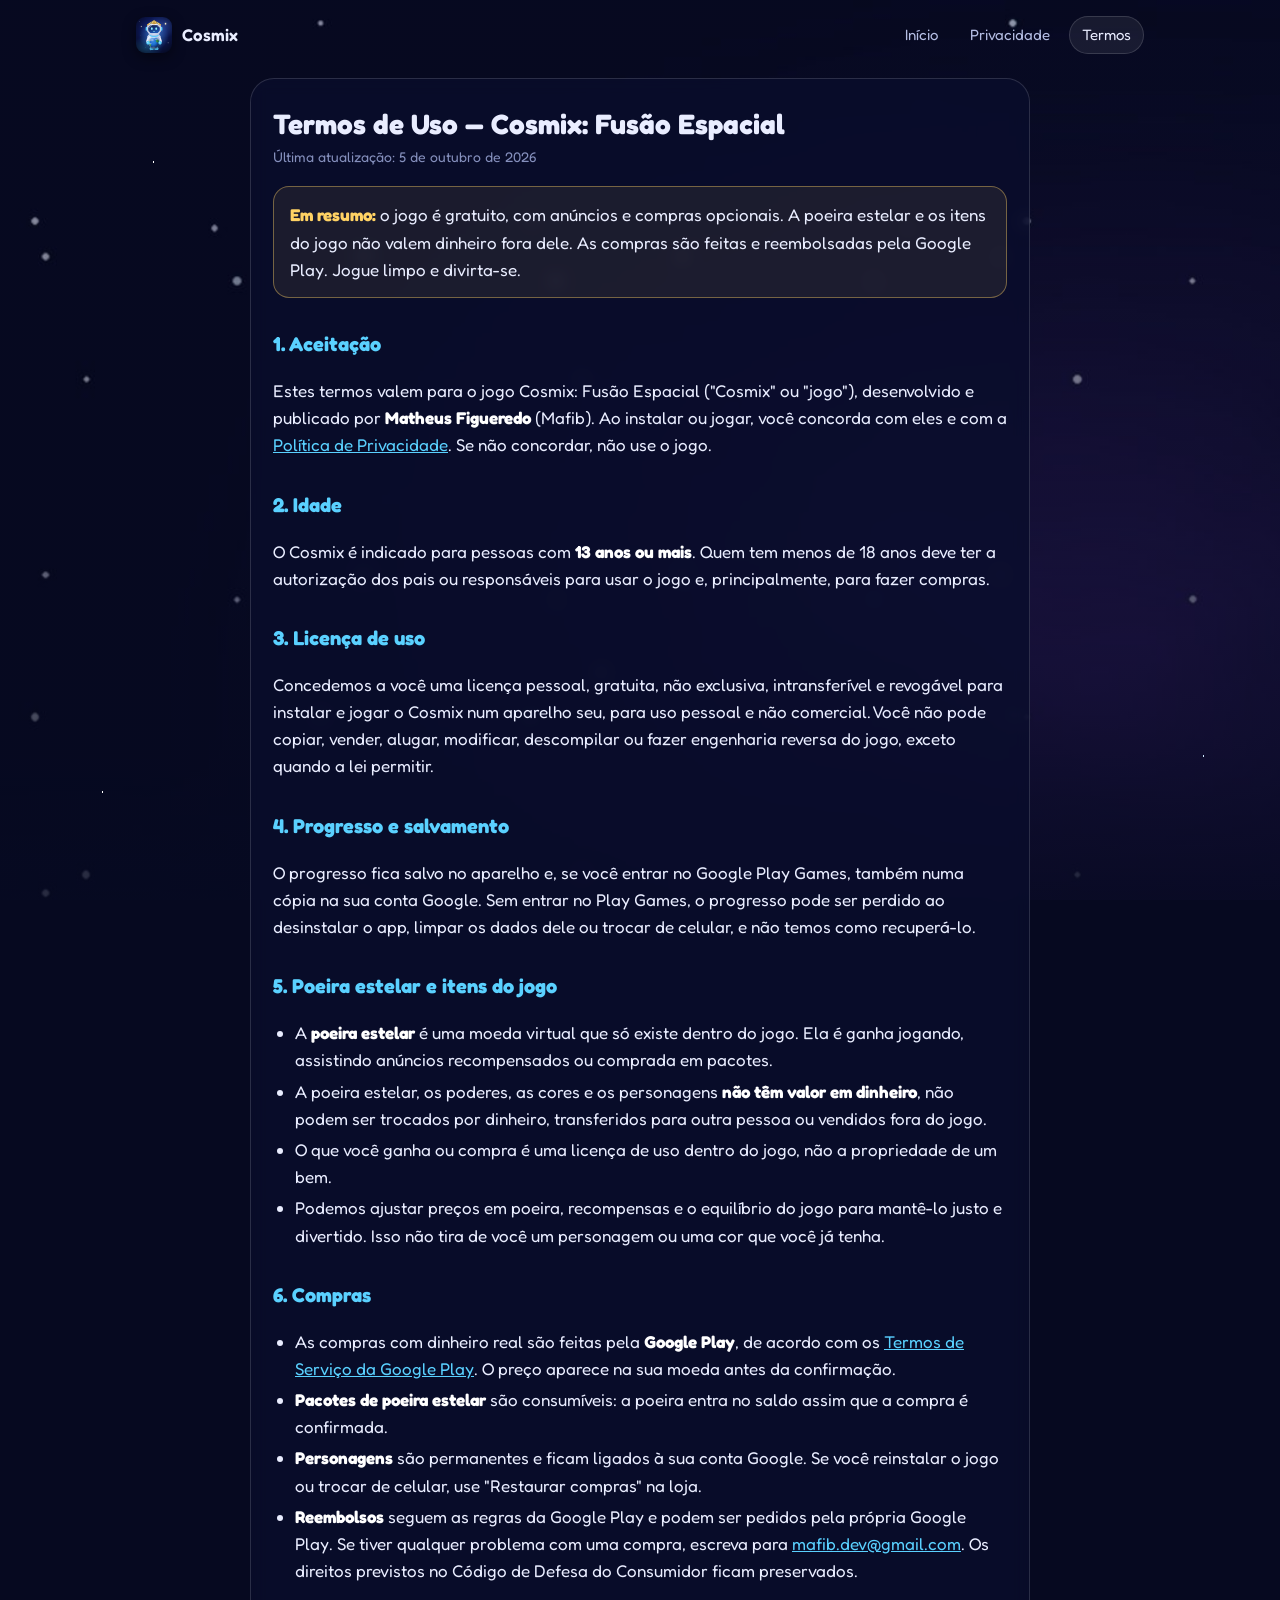
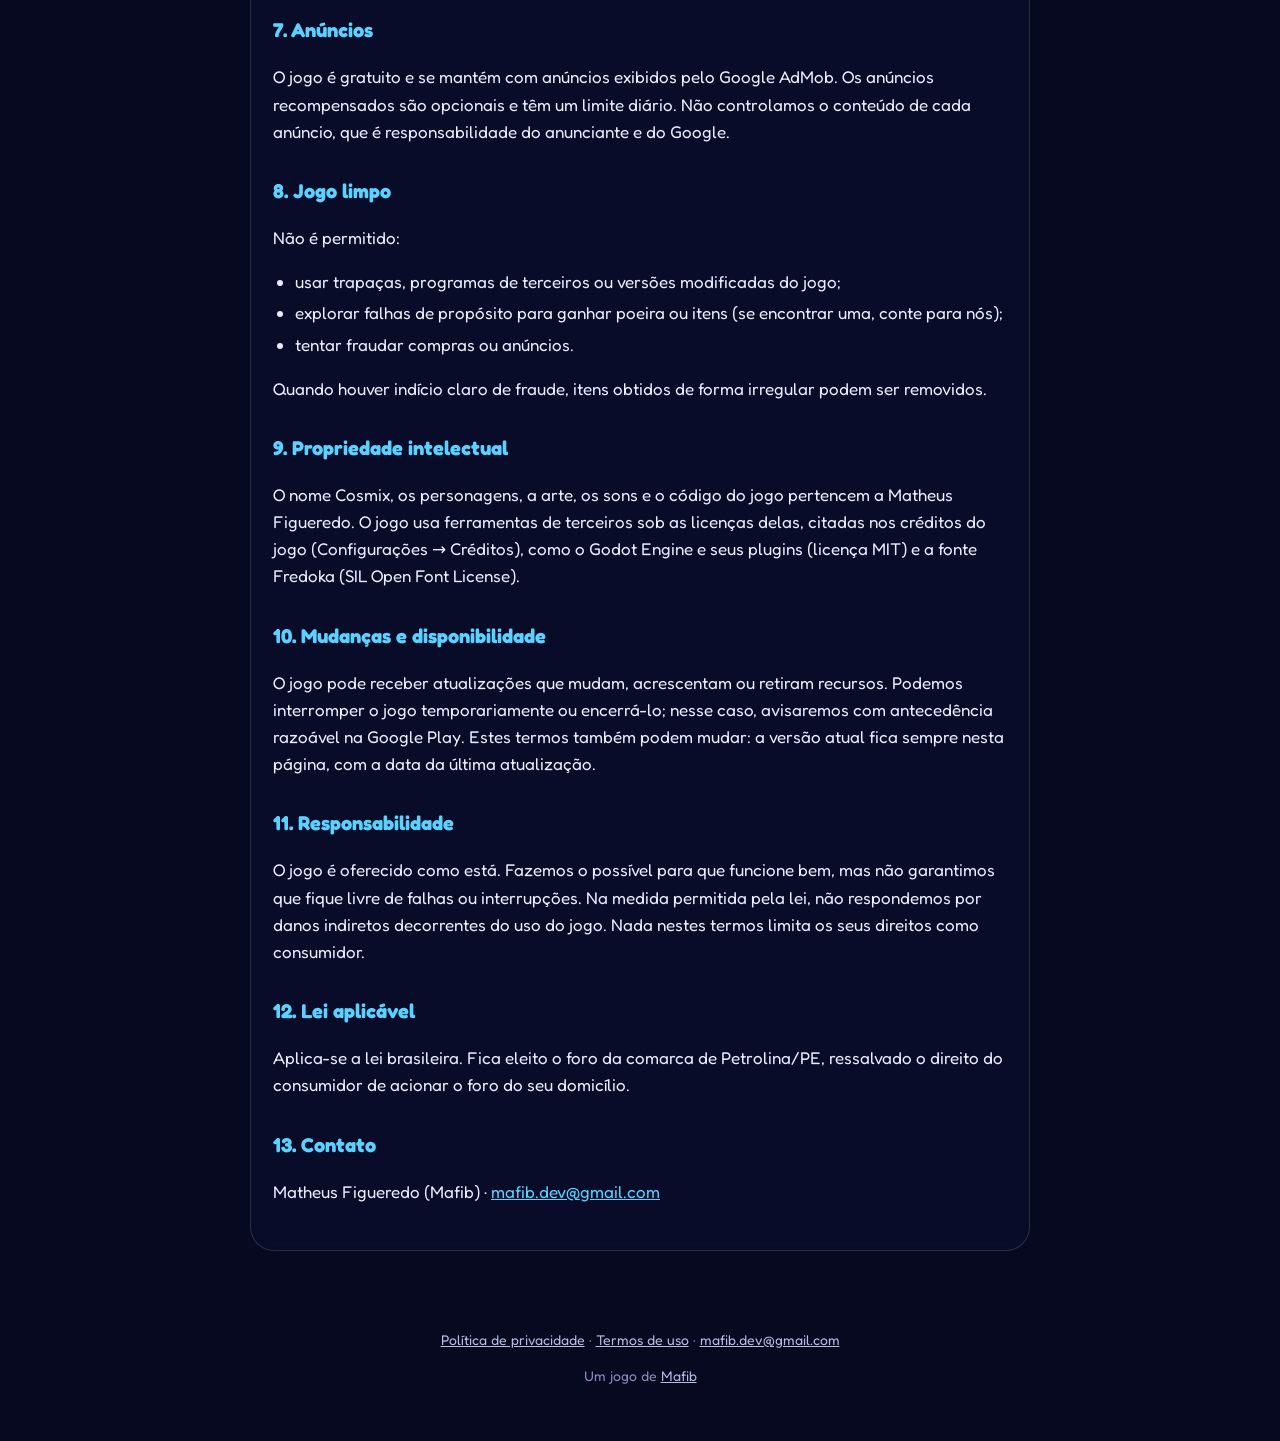
<file: cosmix/termos-de-uso.html>
<!DOCTYPE html>
<html lang="pt-BR">
<head>
<meta charset="utf-8">
<meta name="viewport" content="width=device-width, initial-scale=1">
<title>Termos de Uso — Cosmix: Fusão Espacial</title>
<meta name="theme-color" content="#060920">
<link rel="icon" href="img/icone.png">
<link rel="preconnect" href="https://fonts.googleapis.com">
<link rel="preconnect" href="https://fonts.gstatic.com" crossorigin>
<link href="https://fonts.googleapis.com/css2?family=Fredoka:wght@400;500;600;700&display=swap" rel="stylesheet">
<link rel="stylesheet" href="estilo.css">
</head>
<body>
<header class="topo">
  <a class="marca" href="index.html"><img src="img/icone.png" alt="">Cosmix</a>
  <nav>
    <a href="index.html">Início</a>
    <a href="politica-de-privacidade.html">Privacidade</a>
    <a href="termos-de-uso.html" aria-current="page">Termos</a>
  </nav>
</header>

<main class="documento">
<h1>Termos de Uso — Cosmix: Fusão Espacial</h1>
    <p class="atualizado">Última atualização: 5 de outubro de 2026</p>

    <p class="resumo">
      <strong>Em resumo:</strong> o jogo é gratuito, com anúncios e compras opcionais. A poeira estelar e os
      itens do jogo não valem dinheiro fora dele. As compras são feitas e reembolsadas pela Google Play.
      Jogue limpo e divirta-se.
    </p>

    <h2>1. Aceitação</h2>
    <p>
      Estes termos valem para o jogo Cosmix: Fusão Espacial ("Cosmix" ou "jogo"), desenvolvido e publicado por
      <strong>Matheus Figueredo</strong> (Mafib). Ao instalar ou jogar, você concorda com eles e com a
      <a href="politica-de-privacidade.html">Política de Privacidade</a>. Se não concordar, não use o jogo.
    </p>

    <h2>2. Idade</h2>
    <p>
      O Cosmix é indicado para pessoas com <strong>13 anos ou mais</strong>. Quem tem menos de 18 anos deve ter
      a autorização dos pais ou responsáveis para usar o jogo e, principalmente, para fazer compras.
    </p>

    <h2>3. Licença de uso</h2>
    <p>
      Concedemos a você uma licença pessoal, gratuita, não exclusiva, intransferível e revogável para instalar e
      jogar o Cosmix num aparelho seu, para uso pessoal e não comercial. Você não pode copiar, vender, alugar,
      modificar, descompilar ou fazer engenharia reversa do jogo, exceto quando a lei permitir.
    </p>

    <h2>4. Progresso e salvamento</h2>
    <p>
      O progresso fica salvo no aparelho e, se você entrar no Google Play Games, também numa cópia na sua conta
      Google. Sem entrar no Play Games, o progresso pode ser perdido ao desinstalar o app, limpar os dados dele
      ou trocar de celular, e não temos como recuperá-lo.
    </p>

    <h2>5. Poeira estelar e itens do jogo</h2>
    <ul>
      <li>A <strong>poeira estelar</strong> é uma moeda virtual que só existe dentro do jogo. Ela é ganha jogando, assistindo anúncios recompensados ou comprada em pacotes.</li>
      <li>A poeira estelar, os poderes, as cores e os personagens <strong>não têm valor em dinheiro</strong>, não podem ser trocados por dinheiro, transferidos para outra pessoa ou vendidos fora do jogo.</li>
      <li>O que você ganha ou compra é uma licença de uso dentro do jogo, não a propriedade de um bem.</li>
      <li>Podemos ajustar preços em poeira, recompensas e o equilíbrio do jogo para mantê-lo justo e divertido. Isso não tira de você um personagem ou uma cor que você já tenha.</li>
    </ul>

    <h2>6. Compras</h2>
    <ul>
      <li>As compras com dinheiro real são feitas pela <strong>Google Play</strong>, de acordo com os <a href="https://play.google.com/intl/pt-BR/about/play-terms/" target="_blank" rel="noopener">Termos de Serviço da Google Play</a>. O preço aparece na sua moeda antes da confirmação.</li>
      <li><strong>Pacotes de poeira estelar</strong> são consumíveis: a poeira entra no saldo assim que a compra é confirmada.</li>
      <li><strong>Personagens</strong> são permanentes e ficam ligados à sua conta Google. Se você reinstalar o jogo ou trocar de celular, use "Restaurar compras" na loja.</li>
      <li><strong>Reembolsos</strong> seguem as regras da Google Play e podem ser pedidos pela própria Google Play. Se tiver qualquer problema com uma compra, escreva para <a href="mailto:mafib.dev@gmail.com">mafib.dev@gmail.com</a>. Os direitos previstos no Código de Defesa do Consumidor ficam preservados.</li>
    </ul>

    <h2>7. Anúncios</h2>
    <p>
      O jogo é gratuito e se mantém com anúncios exibidos pelo Google AdMob. Os anúncios recompensados são
      opcionais e têm um limite diário. Não controlamos o conteúdo de cada anúncio, que é responsabilidade do
      anunciante e do Google.
    </p>

    <h2>8. Jogo limpo</h2>
    <p>Não é permitido:</p>
    <ul>
      <li>usar trapaças, programas de terceiros ou versões modificadas do jogo;</li>
      <li>explorar falhas de propósito para ganhar poeira ou itens (se encontrar uma, conte para nós);</li>
      <li>tentar fraudar compras ou anúncios.</li>
    </ul>
    <p>
      Quando houver indício claro de fraude, itens obtidos de forma irregular podem ser removidos.
    </p>

    <h2>9. Propriedade intelectual</h2>
    <p>
      O nome Cosmix, os personagens, a arte, os sons e o código do jogo pertencem a Matheus Figueredo. O jogo usa
      ferramentas de terceiros sob as licenças delas, citadas nos créditos do jogo (Configurações → Créditos),
      como o Godot Engine e seus plugins (licença MIT) e a fonte Fredoka (SIL Open Font License).
    </p>

    <h2>10. Mudanças e disponibilidade</h2>
    <p>
      O jogo pode receber atualizações que mudam, acrescentam ou retiram recursos. Podemos interromper o jogo
      temporariamente ou encerrá-lo; nesse caso, avisaremos com antecedência razoável na Google Play. Estes
      termos também podem mudar: a versão atual fica sempre nesta página, com a data da última atualização.
    </p>

    <h2>11. Responsabilidade</h2>
    <p>
      O jogo é oferecido como está. Fazemos o possível para que funcione bem, mas não garantimos que fique livre
      de falhas ou interrupções. Na medida permitida pela lei, não respondemos por danos indiretos decorrentes
      do uso do jogo. Nada nestes termos limita os seus direitos como consumidor.
    </p>

    <h2>12. Lei aplicável</h2>
    <p>
      Aplica-se a lei brasileira. Fica eleito o foro da comarca de Petrolina/PE, ressalvado o direito do
      consumidor de acionar o foro do seu domicílio.
    </p>

    <h2>13. Contato</h2>
    <p>
      Matheus Figueredo (Mafib) · <a href="mailto:mafib.dev@gmail.com">mafib.dev@gmail.com</a>
    </p>
</main>

<footer class="rodape">
  <p><a href="politica-de-privacidade.html">Política de privacidade</a> · <a href="termos-de-uso.html">Termos de uso</a> · <a href="mailto:mafib.dev@gmail.com">mafib.dev@gmail.com</a></p>
  <p>Um jogo de <a href="../index.html">Mafib</a></p>
</footer>

</body>
</html>
</file>
<file: cosmix/estilo.css>
/* Cosmix: Fusão Espacial — o visual do jogo (15-direcao-de-arte.md): céu estrelado, nebulosa
   roxa e azul, a fonte Fredoka, ciano e dourado. */
:root {
  --fundo: #060920;
  --texto: #e9edff;
  --suave: #b4bde3;
  --apagado: #8590bd;
  --ciano: #5ad1ff;
  --ciano-claro: #9fe6ff;
  --azul: #2f7bf0;
  --dourado: #ffd264;
  --vidro: rgba(255, 255, 255, 0.07);
  --borda: rgba(255, 255, 255, 0.14);
  color-scheme: dark;
}

* { box-sizing: border-box; }

html { -webkit-text-size-adjust: 100%; scroll-behavior: smooth; }

body {
  margin: 0;
  min-height: 100vh;
  color: var(--texto);
  background-color: var(--fundo);
  background-image:
    linear-gradient(180deg, rgba(6, 9, 32, 0.25) 0%, rgba(6, 9, 32, 0.55) 60%, rgba(6, 9, 32, 0.85) 100%),
    url("img/nebulosa.jpg");
  background-size: cover;
  background-position: center top;
  background-attachment: fixed;
  font-family: "Fredoka", system-ui, -apple-system, "Segoe UI", Roboto, sans-serif;
  font-size: 17px;
  line-height: 1.6;
  overflow-x: hidden;
}

/* Estrelinhas piscando por cima da nebulosa. */
body::before {
  content: "";
  position: fixed;
  inset: 0;
  pointer-events: none;
  z-index: -1;
  background-image:
    radial-gradient(1.5px 1.5px at 12% 18%, #fff 50%, transparent 51%),
    radial-gradient(1px 1px at 28% 72%, #fff 50%, transparent 51%),
    radial-gradient(1.5px 1.5px at 46% 34%, #cfe9ff 50%, transparent 51%),
    radial-gradient(1px 1px at 63% 12%, #fff 50%, transparent 51%),
    radial-gradient(2px 2px at 78% 58%, #fff 50%, transparent 51%),
    radial-gradient(1px 1px at 88% 26%, #ffe9b0 50%, transparent 51%),
    radial-gradient(1.5px 1.5px at 8% 88%, #fff 50%, transparent 51%),
    radial-gradient(1px 1px at 54% 92%, #fff 50%, transparent 51%),
    radial-gradient(1px 1px at 36% 8%, #fff 50%, transparent 51%),
    radial-gradient(1.5px 1.5px at 94% 84%, #cfe9ff 50%, transparent 51%);
  animation: piscar 4s ease-in-out infinite alternate;
}

@keyframes piscar { from { opacity: 0.55; } to { opacity: 1; } }

a { color: var(--ciano); }
a:hover { color: var(--ciano-claro); }

/* --- Topo --- */
.topo {
  max-width: 1040px;
  margin: 0 auto;
  padding: 16px;
  display: flex;
  align-items: center;
  gap: 12px;
  flex-wrap: wrap;
}

.topo .marca { display: flex; align-items: center; gap: 10px; text-decoration: none; color: var(--texto); font-weight: 600; }
.topo .marca img { width: 36px; height: 36px; border-radius: 9px; box-shadow: 0 4px 14px rgba(0, 0, 0, 0.45); }
.topo nav { margin-left: auto; display: flex; gap: 6px; flex-wrap: wrap; }

.topo nav a {
  text-decoration: none;
  color: var(--suave);
  font-size: 15px;
  padding: 6px 12px;
  border-radius: 999px;
  border: 1px solid transparent;
}

.topo nav a:hover, .topo nav a[aria-current="page"] { color: var(--texto); border-color: var(--borda); background: var(--vidro); }

/* --- Página inicial --- */
.heroi {
  max-width: 1040px;
  margin: 0 auto;
  padding: 24px 16px 48px;
  display: grid;
  grid-template-columns: 1fr;
  justify-items: center;
  text-align: center;
  gap: 8px;
}

.heroi .astronauta {
  width: min(240px, 56vw);
  height: auto;
  filter: drop-shadow(0 18px 30px rgba(47, 123, 240, 0.35));
  animation: flutuar 3.4s ease-in-out infinite;
}

@keyframes flutuar { 0%, 100% { transform: translateY(0); } 50% { transform: translateY(-12px); } }

.heroi .logo { width: min(340px, 78vw); height: auto; margin-top: 8px; }

.subtitulo {
  margin: 0;
  color: #c9d6ff;
  letter-spacing: 0.32em;
  font-size: 14px;
  text-transform: uppercase;
}

.chamada { max-width: 560px; margin: 14px 0 6px; font-size: 19px; color: var(--texto); }

.botoes { display: flex; gap: 12px; flex-wrap: wrap; justify-content: center; margin-top: 14px; }

.botao {
  display: inline-flex;
  align-items: center;
  gap: 10px;
  padding: 14px 26px;
  border-radius: 18px;
  font-weight: 600;
  font-size: 18px;
  text-decoration: none;
  color: #fff;
  background: linear-gradient(180deg, #5ad1ff 0%, #2f7bf0 100%);
  box-shadow: 0 0 0 1px rgba(255, 255, 255, 0.25) inset, 0 10px 26px rgba(47, 123, 240, 0.45);
}

.botao:hover { color: #fff; filter: brightness(1.08); }
.botao.vidro { background: var(--vidro); box-shadow: 0 0 0 1px var(--borda) inset; }
.nota { color: var(--apagado); font-size: 14px; margin: 6px 0 0; }

.secao { max-width: 1040px; margin: 0 auto; padding: 32px 16px; }
.secao > h2 { text-align: center; font-size: 28px; margin: 0 0 6px; }
.secao > p.intro { text-align: center; color: var(--suave); max-width: 620px; margin: 0 auto 22px; }

.faixa-astros { width: 100%; height: auto; display: block; margin: 8px auto 0; }
.legenda-astros { display: flex; justify-content: space-between; color: var(--apagado); font-size: 13px; margin-top: 4px; }

.cartoes { display: grid; grid-template-columns: repeat(auto-fit, minmax(220px, 1fr)); gap: 14px; }

.cartao {
  background: var(--vidro);
  border: 1px solid var(--borda);
  border-radius: 22px;
  padding: 20px;
  backdrop-filter: blur(6px);
  -webkit-backdrop-filter: blur(6px);
}

.cartao img.icone { width: 44px; height: 44px; display: block; margin-bottom: 10px; }
.cartao h3 { margin: 0 0 4px; font-size: 19px; }
.cartao p { margin: 0; color: var(--suave); font-size: 16px; }

.personagens { width: 100%; height: auto; display: block; margin: 0 auto; max-width: 900px; }

/* --- Páginas de texto (política e termos) --- */
.documento {
  max-width: 780px;
  margin: 8px auto 40px;
  padding: 28px 22px;
  background: rgba(10, 14, 44, 0.78);
  border: 1px solid var(--borda);
  border-radius: 24px;
  backdrop-filter: blur(8px);
  -webkit-backdrop-filter: blur(8px);
}

.documento h1 { font-size: 28px; line-height: 1.25; margin: 0 0 4px; }
.documento h2 { font-size: 20px; margin: 30px 0 8px; color: var(--ciano); }
.documento .atualizado { color: var(--apagado); font-size: 14px; margin: 0 0 18px; }
.documento ul { padding-left: 22px; }
.documento li { margin: 4px 0; }
.documento strong { color: #fff; }
.documento p:first-of-type + p { /* o resumo logo abaixo da data */ }

.resumo {
  background: rgba(255, 210, 100, 0.08);
  border: 1px solid rgba(255, 210, 100, 0.4);
  border-radius: 16px;
  padding: 14px 16px;
}

.resumo strong:first-child { color: var(--dourado); }

/* --- Rodapé --- */
.rodape {
  max-width: 1040px;
  margin: 0 auto;
  padding: 24px 16px 40px;
  text-align: center;
  color: var(--apagado);
  font-size: 14px;
}

.rodape a { color: var(--suave); }

@media (max-width: 520px) {
  body { font-size: 16px; }
  .documento { padding: 22px 16px; border-radius: 18px; }
  .legenda-astros { font-size: 11px; }
}

@media (prefers-reduced-motion: reduce) {
  body::before, .heroi .astronauta { animation: none; }
}
</file>
